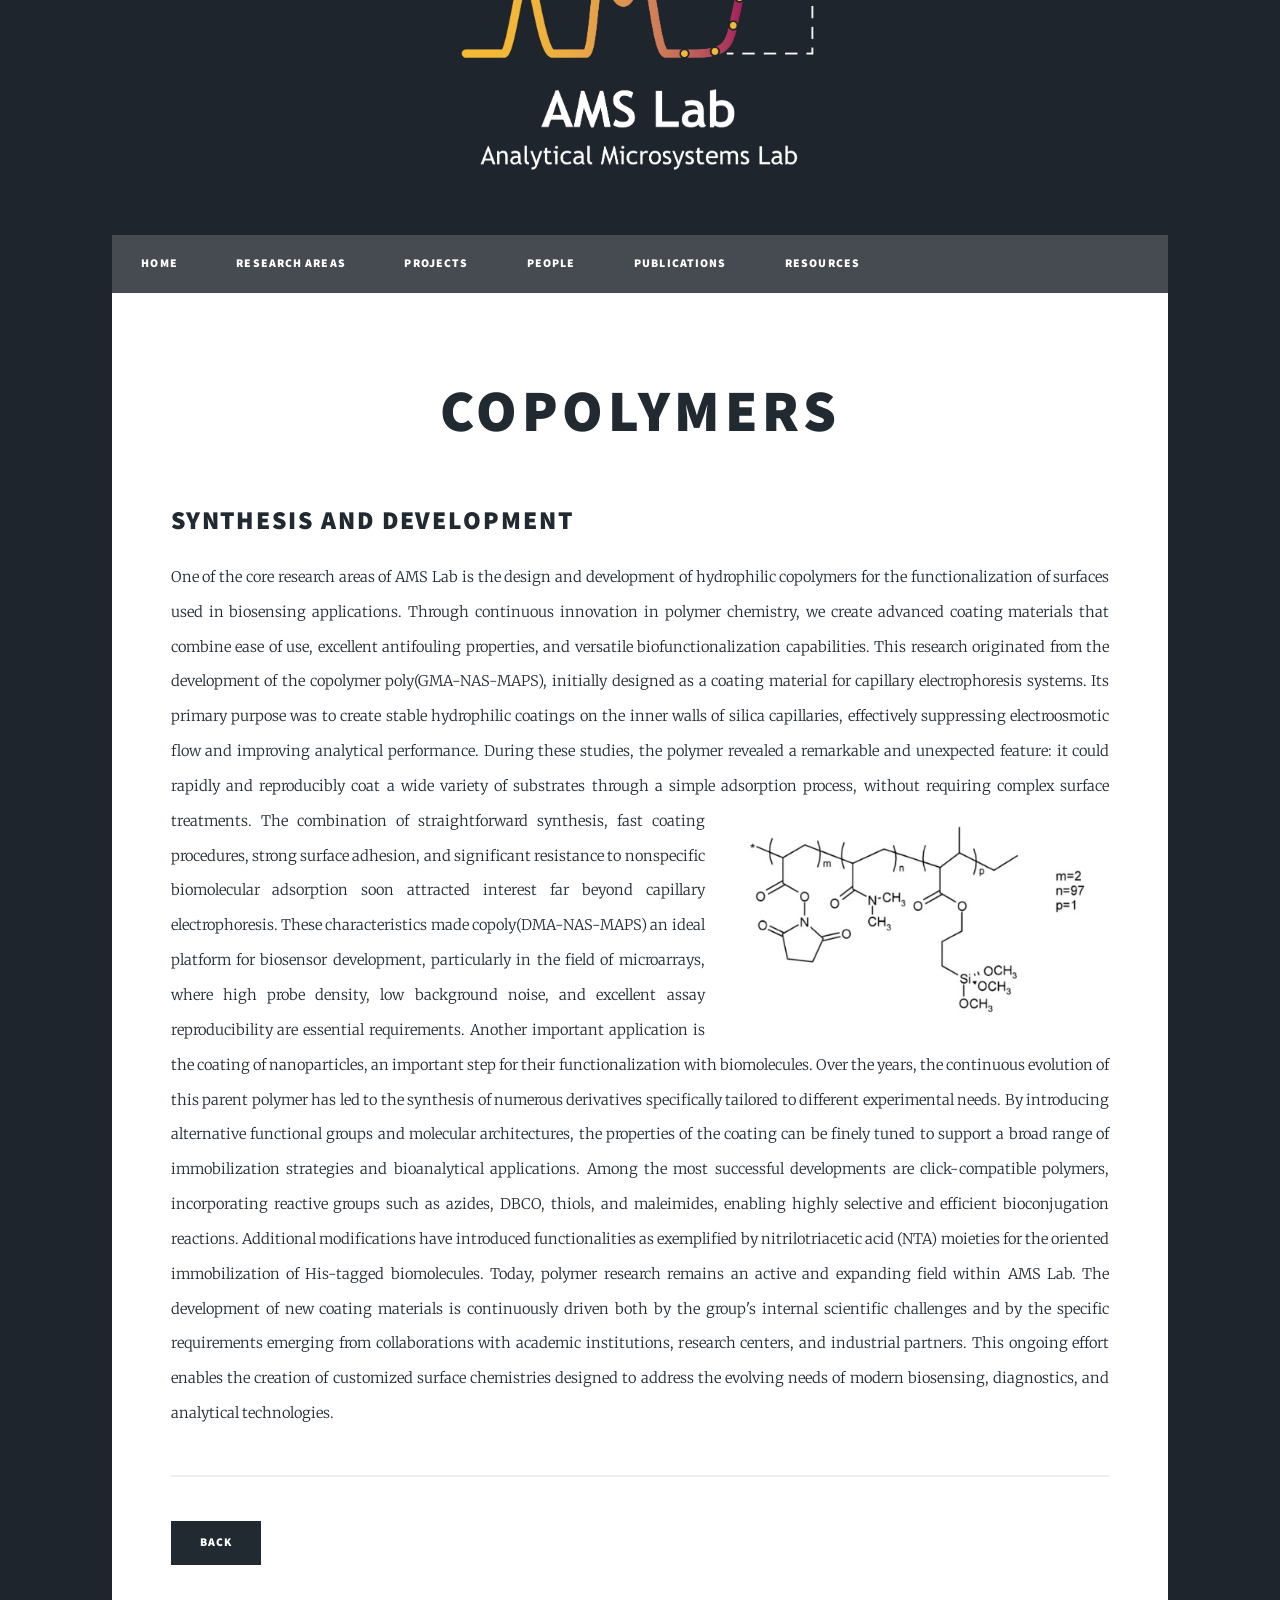
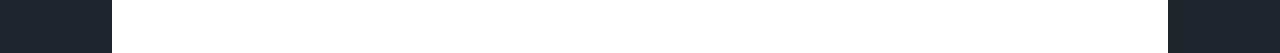
<file: copolymers.html>
<html>
	<head>
		<title>AMS Lab - Copolymer development</title>
		<meta charset="utf-8" />
		<meta name="viewport" content="width=device-width, initial-scale=1, user-scalable=no" />
		<link rel="stylesheet" href="assets/css/main.css" />
		<noscript><link rel="stylesheet" href="assets/css/noscript.css" /></noscript>
	</head>
	<body class="is-preload">

		<!-- Wrapper -->
			<div id="wrapper">

				<header id="header">
					 <img src="images/logo.png" alt="AMS Lab Logo"
         					style="max-height:220; width:auto;">
				</header>

				<!-- Nav -->
					<nav id="nav">
						<ul class="links">
							<li><a href="index.html">Home</a></li>
							<li><a href="research activities.html">Research Areas</a></li>
							<li><a href="projects.html">Projects</a></li>
							<li><a href="people.html">People</a></li>
							<li><a href="publications.html">Publications</a></li>
							<li><a href="resources.html">Resources</a></li>
						</ul>
					</nav>

				<!-- Main -->
					<div id="main">

						<!-- Post -->
							<section class="post">
								<header class="major">
									<h1>Copolymers</h1>

								</header>

								<!-- Text stuff -->
									<h2>Synthesis and development</h2>
									<p>One of the core research areas of AMS Lab is the design and development of hydrophilic copolymers for the functionalization of surfaces used in biosensing applications. Through continuous innovation in polymer chemistry, we create advanced coating materials that combine ease of use, excellent antifouling properties, and versatile biofunctionalization capabilities.
This research originated from the development of the copolymer poly(GMA-NAS-MAPS), initially designed as a coating material for capillary electrophoresis systems. Its primary purpose was to create stable hydrophilic coatings on the inner walls of silica capillaries, effectively suppressing electroosmotic flow and improving analytical performance. During these studies, the polymer revealed a remarkable and unexpected feature: it could rapidly and reproducibly coat a wide variety of substrates through a simple adsorption process, without requiring complex surface treatments.
<span class="image right"><img src="images/copolyDMANASMAPS.jpg" alt="" /></span>The combination of straightforward synthesis, fast coating procedures, strong surface adhesion, and significant resistance to nonspecific biomolecular adsorption soon attracted interest far beyond capillary electrophoresis. These characteristics made copoly(DMA-NAS-MAPS) an ideal platform for biosensor development, particularly in the field of microarrays, where high probe density, low background noise, and excellent assay reproducibility are essential requirements. Another important application is the coating of nanoparticles, an important step for their functionalization with biomolecules.
Over the years, the continuous evolution of this parent polymer has led to the synthesis of numerous derivatives specifically tailored to different experimental needs. By introducing alternative functional groups and molecular architectures, the properties of the coating can be finely tuned to support a broad range of immobilization strategies and bioanalytical applications.
Among the most successful developments are click-compatible polymers, incorporating reactive groups such as azides, DBCO, thiols, and maleimides, enabling highly selective and efficient bioconjugation reactions. Additional modifications have introduced functionalities as exemplified by nitrilotriacetic acid (NTA) moieties for the oriented immobilization of His-tagged biomolecules.
Today, polymer research remains an active and expanding field within AMS Lab. The development of new coating materials is continuously driven both by the group's internal scientific challenges and by the specific requirements emerging from collaborations with academic institutions, research centers, and industrial partners. This ongoing effort enables the creation of customized surface chemistries designed to address the evolving needs of modern biosensing, diagnostics, and analytical technologies.
</p>
									<hr />
									<ul class="actions">
										<li><a href="research activities.html" class="button primary">Back</a></li>
									</ul>
</file>
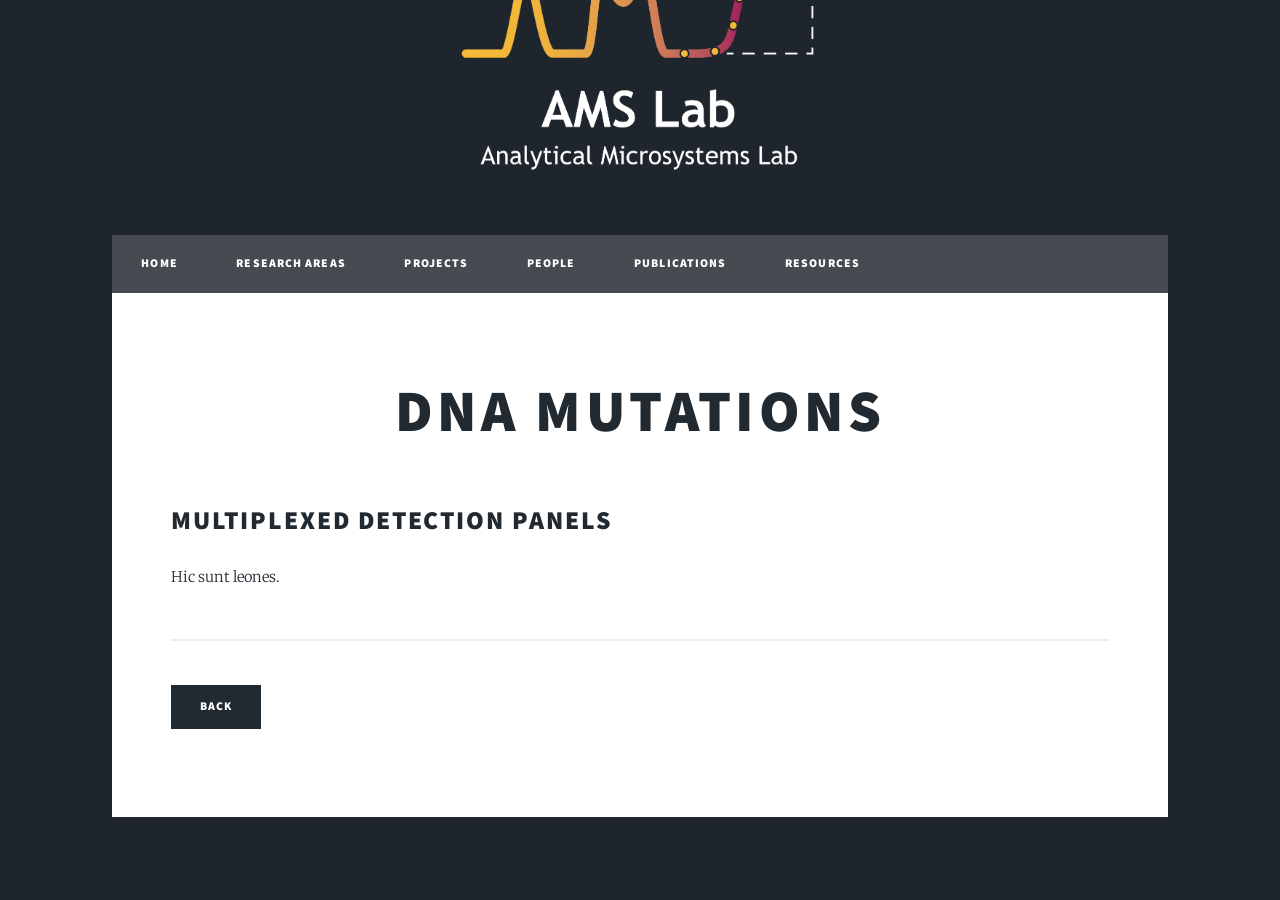
<file: dna mutations.html>
<html>
	<head>
		<title>AMS Lab - DNA mutations analysis</title>
		<meta charset="utf-8" />
		<meta name="viewport" content="width=device-width, initial-scale=1, user-scalable=no" />
		<link rel="stylesheet" href="assets/css/main.css" />
		<noscript><link rel="stylesheet" href="assets/css/noscript.css" /></noscript>
	</head>
	<body class="is-preload">

		<!-- Wrapper -->
			<div id="wrapper">

				<header id="header">
					 <img src="images/logo.png" alt="AMS Lab Logo"
         					style="max-height:220; width:auto;">
				</header>

				<!-- Nav -->
					<nav id="nav">
						<ul class="links">
							<li><a href="index.html">Home</a></li>
							<li><a href="research activities.html">Research Areas</a></li>
							<li><a href="projects.html">Projects</a></li>
							<li><a href="people.html">People</a></li>
							<li><a href="publications.html">Publications</a></li>
							<li><a href="resources.html">Resources</a></li>
						</ul>
					</nav>

				<!-- Main -->
					<div id="main">

						<!-- Post -->
							<section class="post">
								<header class="major">
									<h1>DNA MUTATIONS</h1>

								</header>

								<!-- Text stuff -->
									<h2>Multiplexed detection panels</h2>
									<p>Hic sunt leones.
</p>
									<hr />
									<ul class="actions">
										<li><a href="research activities.html" class="button primary">Back</a></li>
									</ul>
</file>
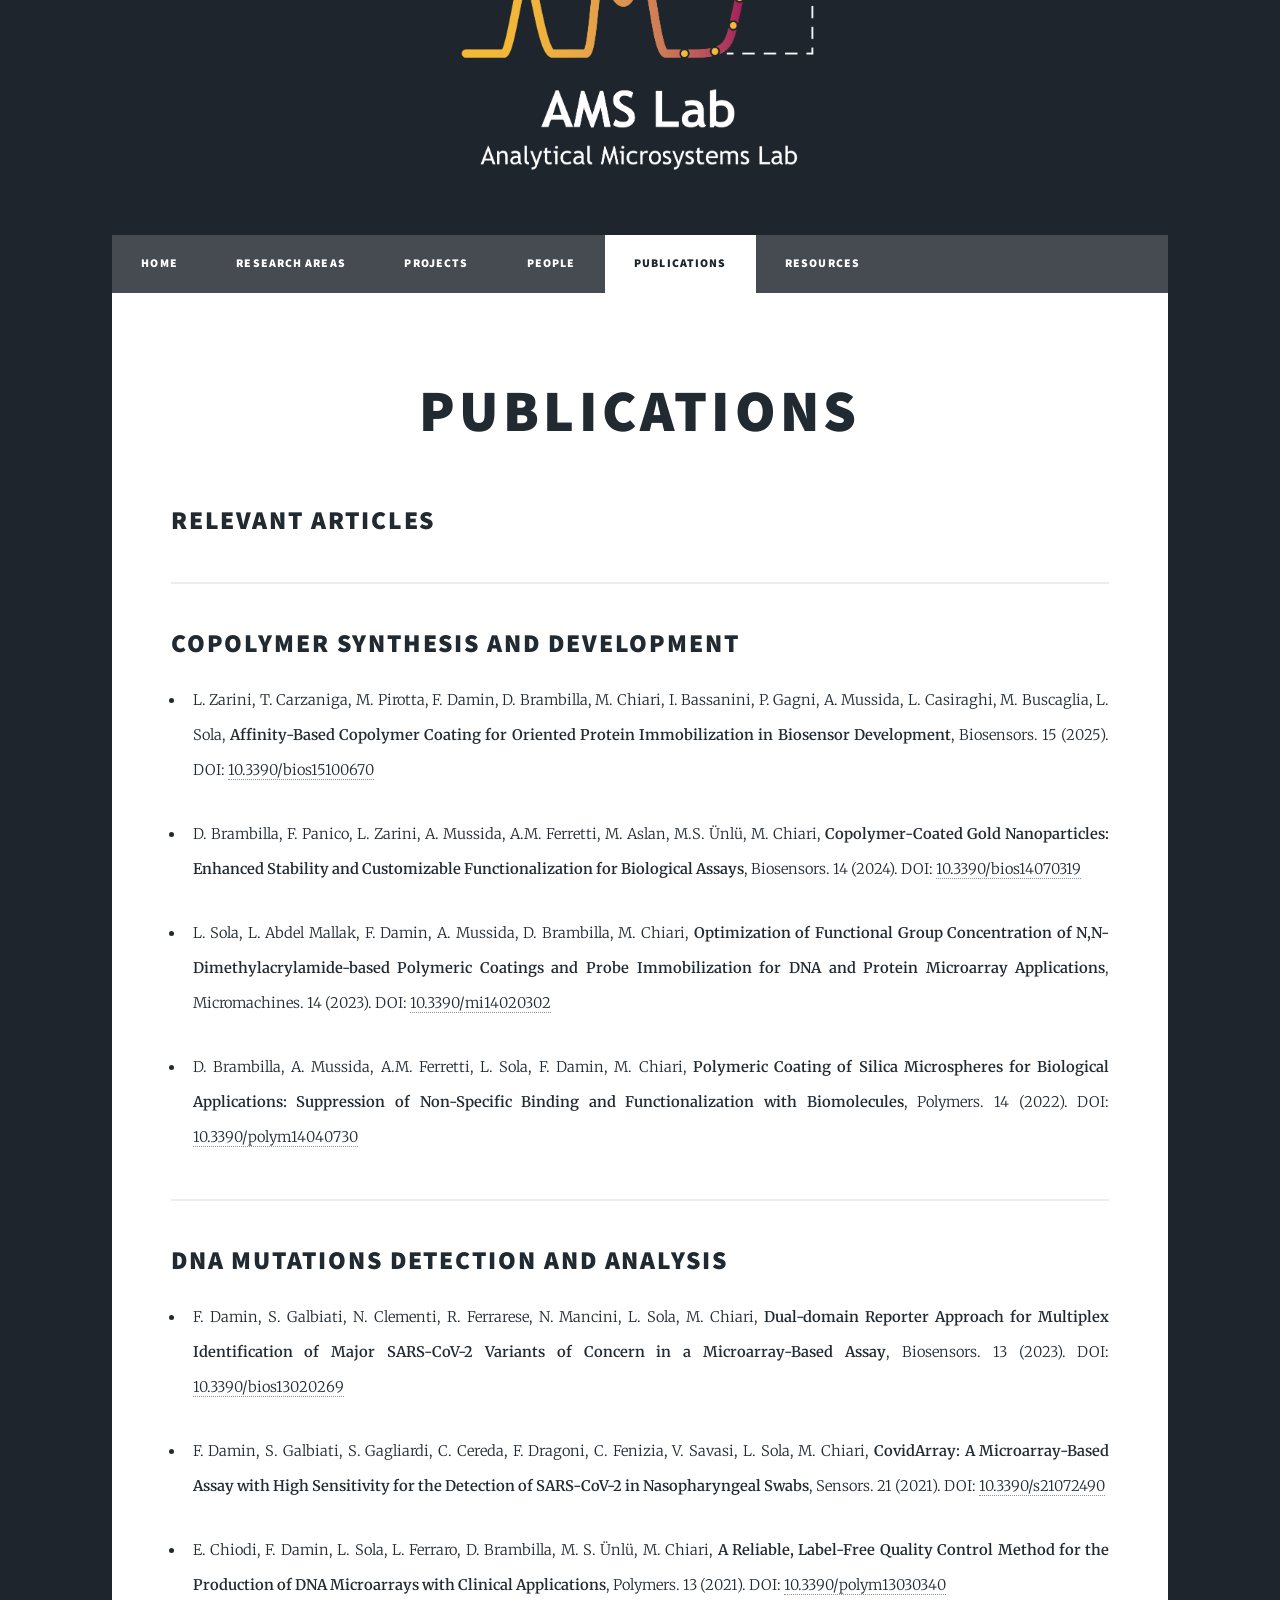
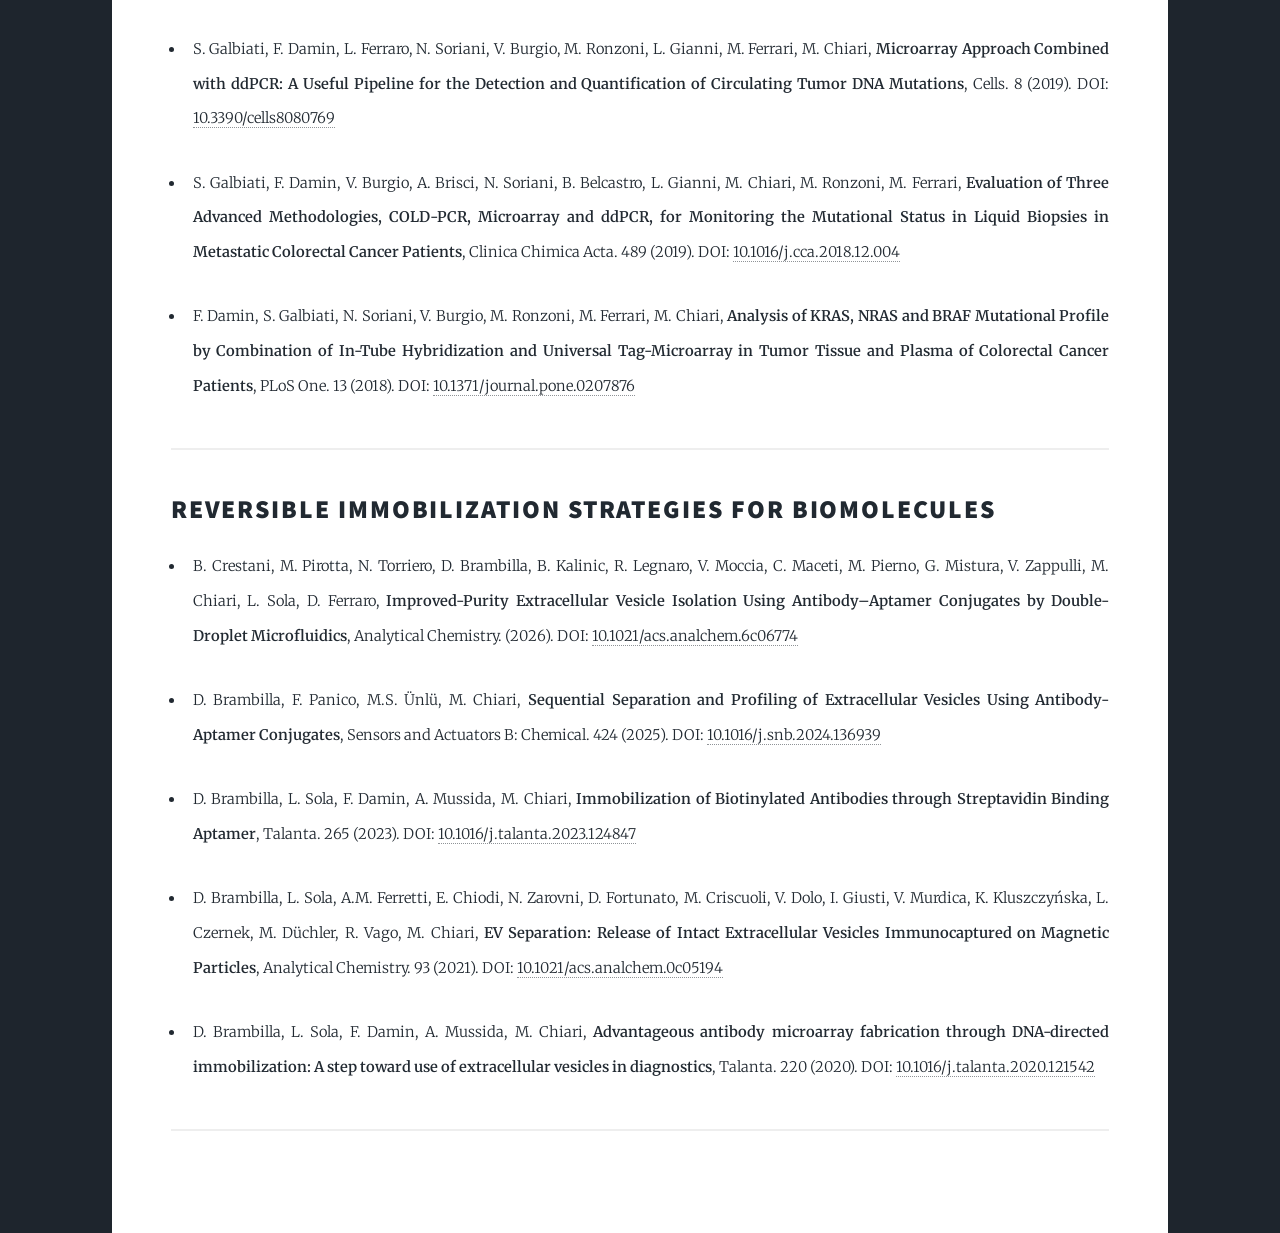
<file: publications.html>
<html>
	<head>
		<title>AMS Lab - Publications</title>
		<meta charset="utf-8" />
		<meta name="viewport" content="width=device-width, initial-scale=1, user-scalable=no" />
		<link rel="stylesheet" href="assets/css/main.css" />
		<noscript><link rel="stylesheet" href="assets/css/noscript.css" /></noscript>
	</head>
	<body class="is-preload">

		<!-- Wrapper -->
			<div id="wrapper">

				<header id="header">
					 <img src="images/logo.png" alt="AMS Lab Logo"
         					style="max-height:220; width:auto;">
				</header>

				<!-- Nav -->
					<nav id="nav">
						<ul class="links">
							<li><a href="index.html">Home</a></li>
							<li><a href="research activities.html">Research Areas</a></li>
							<li><a href="projects.html">Projects</a></li>
							<li><a href="people.html">People</a></li>
							<li class="active"><a href="publications.html">Publications</a></li>
							<li><a href="resources.html">Resources</a></li>
						</ul>
					</nav>

				<!-- Main -->
					<div id="main">

						<!-- Post -->
							<section class="post">
								<header class="major">
									<h1>Publications</h1>
								</header>

								<!-- Text stuff -->
									<h2>Relevant articles</h2>

<hr />

<h2>Copolymer synthesis and development</h2>

<ul>
<li>
<p>
L. Zarini, T. Carzaniga, M. Pirotta, F. Damin, D. Brambilla, M. Chiari, I. Bassanini, P. Gagni, A. Mussida, L. Casiraghi, M. Buscaglia, L. Sola,
<b>Affinity-Based Copolymer Coating for Oriented Protein Immobilization in Biosensor Development</b>,
Biosensors. 15 (2025). DOI:
<a href="https://doi.org/10.3390/bios15100670" target="_blank">
10.3390/bios15100670
</a>
</p>
</li>

<li>
<p>
D. Brambilla, F. Panico, L. Zarini, A. Mussida, A.M. Ferretti, M. Aslan, M.S. Ünlü, M. Chiari,
<b>Copolymer-Coated Gold Nanoparticles: Enhanced Stability and Customizable Functionalization for Biological Assays</b>,
Biosensors. 14 (2024). DOI:
<a href="https://doi.org/10.3390/bios14070319" target="_blank">
10.3390/bios14070319
</a>
</p>
</li>

<li>
<p>
L. Sola, L. Abdel Mallak, F. Damin, A. Mussida, D. Brambilla, M. Chiari,
<b>Optimization of Functional Group Concentration of N,N-Dimethylacrylamide-based Polymeric Coatings and Probe Immobilization for DNA and Protein Microarray Applications</b>,
Micromachines. 14 (2023). DOI:
<a href="https://doi.org/10.3390/mi14020302" target="_blank">
10.3390/mi14020302
</a>
</p>
</li>

<li>
<p>
D. Brambilla, A. Mussida, A.M. Ferretti, L. Sola, F. Damin, M. Chiari,
<b>Polymeric Coating of Silica Microspheres for Biological Applications: Suppression of Non-Specific Binding and Functionalization with Biomolecules</b>,
Polymers. 14 (2022). DOI:
<a href="https://doi.org/10.3390/polym14040730" target="_blank">
10.3390/polym14040730
</a>
</p>
</li>
</ul>
<hr />

<h2>DNA mutations detection and analysis</h2>

<ul>
<li>
<p>
F. Damin, S. Galbiati, N. Clementi, R. Ferrarese, N. Mancini, L. Sola, M. Chiari,
<b>Dual-domain Reporter Approach for Multiplex Identification of Major SARS-CoV-2 Variants of Concern in a Microarray-Based Assay</b>,
Biosensors. 13 (2023). DOI:
<a href="https://doi.org/10.3390/bios13020269" target="_blank">
10.3390/bios13020269
</a>
</p>
</li>

<li>
<p>
F. Damin, S. Galbiati, S. Gagliardi, C. Cereda, F. Dragoni, C. Fenizia, V. Savasi, L. Sola, M. Chiari,
<b>CovidArray: A Microarray-Based Assay with High Sensitivity for the Detection of SARS-CoV-2 in Nasopharyngeal Swabs</b>,
Sensors. 21 (2021). DOI:
<a href="https://doi.org/10.3390/s21072490" target="_blank">
10.3390/s21072490
</a>
</p>
</li>

<li>
<p>
E. Chiodi, F. Damin, L. Sola, L. Ferraro, D. Brambilla, M. S. Ünlü, M. Chiari,
<b>A Reliable, Label-Free Quality Control Method for the Production of DNA Microarrays with Clinical Applications</b>,
Polymers. 13 (2021). DOI:
<a href="https://doi.org/10.3390/polym13030340" target="_blank">
10.3390/polym13030340
</a>
</p>
</li>

<li>
<p>
S. Galbiati, F. Damin, L. Ferraro, N. Soriani, V. Burgio, M. Ronzoni, L. Gianni, M. Ferrari, M. Chiari,
<b>Microarray Approach Combined with ddPCR: A Useful Pipeline for the Detection and Quantification of Circulating Tumor DNA Mutations</b>,
Cells. 8 (2019). DOI:
<a href="https://doi.org/10.3390/cells8080769" target="_blank">
10.3390/cells8080769
</a>
</p>
</li>

<li>
<p>
S. Galbiati, F. Damin, V. Burgio, A. Brisci, N. Soriani, B. Belcastro, L. Gianni, M. Chiari, M. Ronzoni, M. Ferrari,
<b>Evaluation of Three Advanced Methodologies, COLD-PCR, Microarray and ddPCR, for Monitoring the Mutational Status in Liquid Biopsies in Metastatic Colorectal Cancer Patients</b>,
Clinica Chimica Acta. 489 (2019). DOI:
<a href="https://doi.org/10.1016/j.cca.2018.12.004" target="_blank">
10.1016/j.cca.2018.12.004
</a>
</p>
</li>

<li>
<p>
F. Damin, S. Galbiati, N. Soriani, V. Burgio, M. Ronzoni, M. Ferrari, M. Chiari,
<b>Analysis of KRAS, NRAS and BRAF Mutational Profile by Combination of In-Tube Hybridization and Universal Tag-Microarray in Tumor Tissue and Plasma of Colorectal Cancer Patients</b>,
PLoS One. 13 (2018). DOI:
<a href="https://doi.org/10.1371/journal.pone.0207876" target="_blank">
10.1371/journal.pone.0207876
</a>
</p>
</li>
</ul>
<hr />

<h2>Reversible immobilization strategies for biomolecules</h2>

<ul>
<li>
<p>
B. Crestani, M. Pirotta, N. Torriero, D. Brambilla, B. Kalinic, R. Legnaro, V. Moccia, C. Maceti, M. Pierno, G. Mistura, V. Zappulli, M. Chiari, L. Sola, D. Ferraro,
<b>Improved-Purity Extracellular Vesicle Isolation Using Antibody–Aptamer Conjugates by Double-Droplet Microfluidics</b>,
Analytical Chemistry. (2026). DOI:
<a href="https://doi.org/10.1021/acs.analchem.6c06774" target="_blank">
10.1021/acs.analchem.6c06774
</a>
</p>
</li>


<li>
<p>
D. Brambilla, F. Panico, M.S. Ünlü, M. Chiari,
<b>Sequential Separation and Profiling of Extracellular Vesicles Using Antibody-Aptamer Conjugates</b>,
Sensors and Actuators B: Chemical. 424 (2025). DOI:
<a href="https://doi.org/10.1016/j.snb.2024.136939" target="_blank">
10.1016/j.snb.2024.136939
</a>
</p>
</li>

<li>
<p>
D. Brambilla, L. Sola, F. Damin, A. Mussida, M. Chiari,
<b>Immobilization of Biotinylated Antibodies through Streptavidin Binding Aptamer</b>,
Talanta. 265 (2023). DOI:
<a href="https://doi.org/10.1016/j.talanta.2023.124847" target="_blank">
10.1016/j.talanta.2023.124847
</a>
</p>
</li>

<li>
<p>
D. Brambilla, L. Sola, A.M. Ferretti, E. Chiodi, N. Zarovni, D. Fortunato, M. Criscuoli, V. Dolo, I. Giusti, V. Murdica, K. Kluszczyńska, L. Czernek, M. Düchler, R. Vago, M. Chiari,
<b>EV Separation: Release of Intact Extracellular Vesicles Immunocaptured on Magnetic Particles</b>,
Analytical Chemistry. 93 (2021). DOI:
<a href="https://doi.org/10.1021/acs.analchem.0c05194" target="_blank">
10.1021/acs.analchem.0c05194
</a>
</p>
</li>

<li>
<p>
D. Brambilla, L. Sola, F. Damin, A. Mussida, M. Chiari,
<b>Advantageous antibody microarray fabrication through DNA-directed immobilization: A step toward use of extracellular vesicles in diagnostics</b>,
Talanta. 220 (2020). DOI:
<a href="https://doi.org/10.1016/j.talanta.2020.121542" target="_blank">
10.1016/j.talanta.2020.121542
</a>
</p>
</li>
</ul>
<hr />
</file>
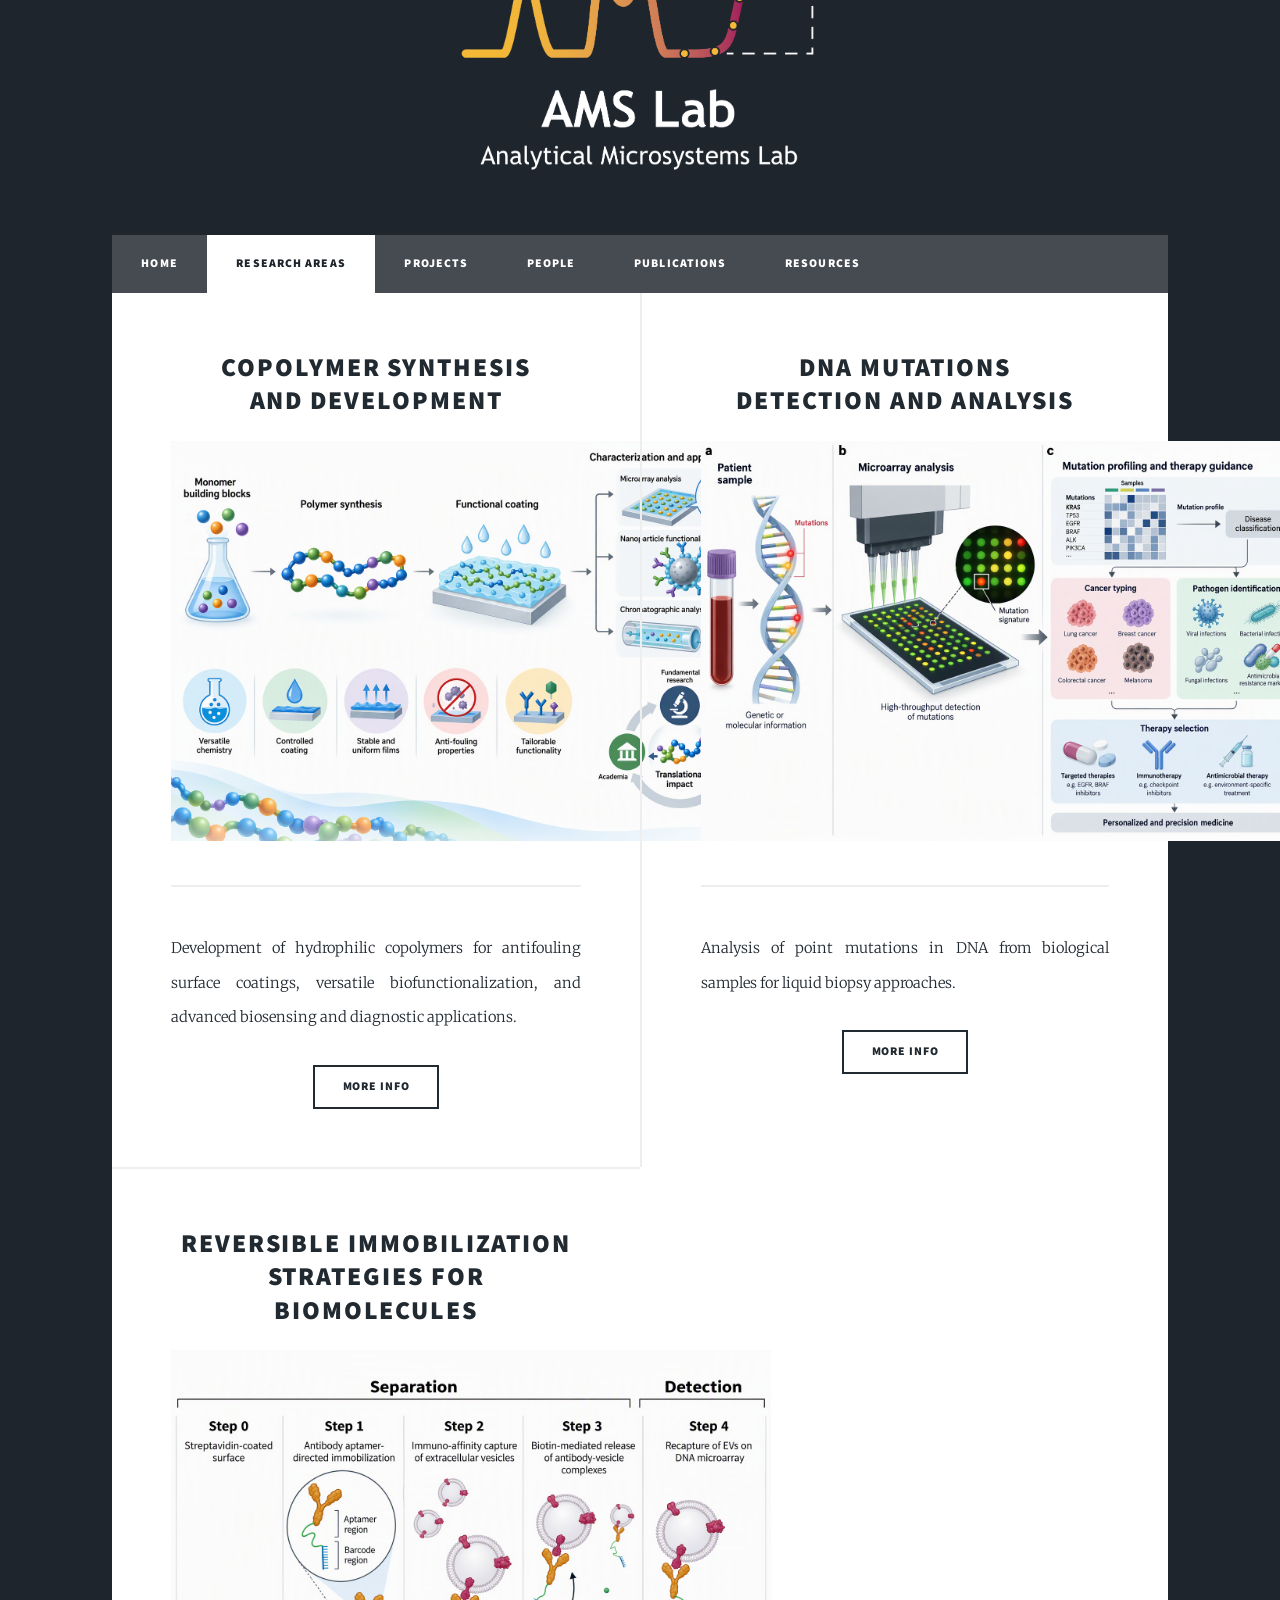
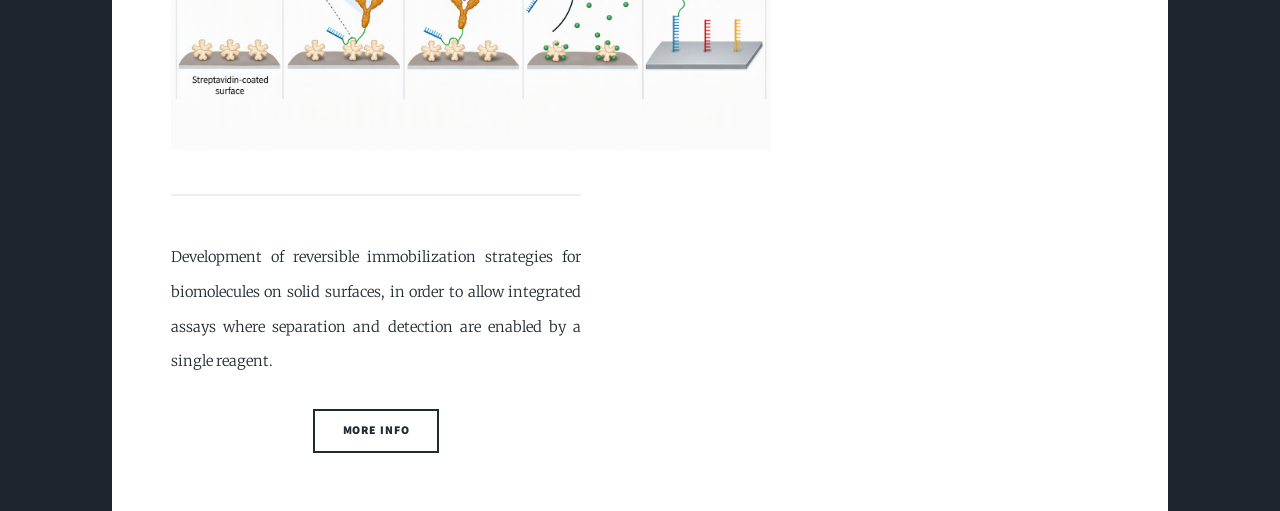
<file: research activities.html>
<html>
	<head>
		<title>AMS Lab - Research Areas</title>
		<meta charset="utf-8" />
		<meta name="viewport" content="width=device-width, initial-scale=1, user-scalable=no" />
		<link rel="stylesheet" href="assets/css/main.css" />
		<noscript><link rel="stylesheet" href="assets/css/noscript.css" /></noscript>
	</head>
	<body class="is-preload">

		<!-- Wrapper -->
			<div id="wrapper">

				<header id="header">
					 <img src="images/logo.png" alt="AMS Lab Logo"
         					style="max-height:220; width:auto;">
				</header>

				<!-- Nav -->
					<nav id="nav">
						<ul class="links">
							<li><a href="index.html">Home</a></li>
							<li class="active"><a href="research activities.html">Research Areas</a></li>
							<li><a href="projects.html">Projects</a></li>
							<li><a href="people.html">People</a></li>
							<li><a href="publications.html">Publications</a></li>
							<li><a href="resources.html">Resources</a></li>
						</ul>
					</nav>

				<!-- Main -->
					<div id="main">

					<!-- Featured Post -->
						<!-- Posts -->
							<section class="posts">
								<article>
									<header>
										<h2><a href="#">Copolymer synthesis<br />
										and development</a></h2>
									</header>
									<img src="images/copolymer.png" alt="" style="max-height:400; width:auto;"/>
										<hr />
									<p>Development of hydrophilic copolymers for antifouling surface coatings, versatile biofunctionalization, and advanced biosensing and diagnostic applications.</p>
									<ul class="actions special">
										<li><a href="copolymers.html" class="button">More Info</a></li>
									</ul>
								</article>
								<article>
									<header>
										<h2><a href="#">DNA mutations<br />
										detection and analysis</a></h2>
									</header>
									<img src="images/dna mutations.png" alt="" style="max-height:400; width:auto;"/>
										<hr />
									<p>Analysis of point mutations in DNA from biological samples for liquid biopsy approaches.</p>
									<ul class="actions special">
										<li><a href="dna mutations.html" class="button">More Info</a></li>
									</ul>
								</article>
								<article>
									<header>
										<h2><a href="#">Reversible immobilization<br />
										strategies for biomolecules</a></h2>
									</header>
									<img src="images/Immobilizzazione reversibile.png" alt="" style="max-height:400; width:auto;"/>
										<hr />
									<p>Development of reversible immobilization strategies for biomolecules on solid surfaces, in order to allow integrated assays where separation and detection are enabled by a single reagent.</p>
									<ul class="actions special">
										<li><a href="reversible immobilization.html" class="button">More Info</a></li>
									</ul>
								</article>
</file>
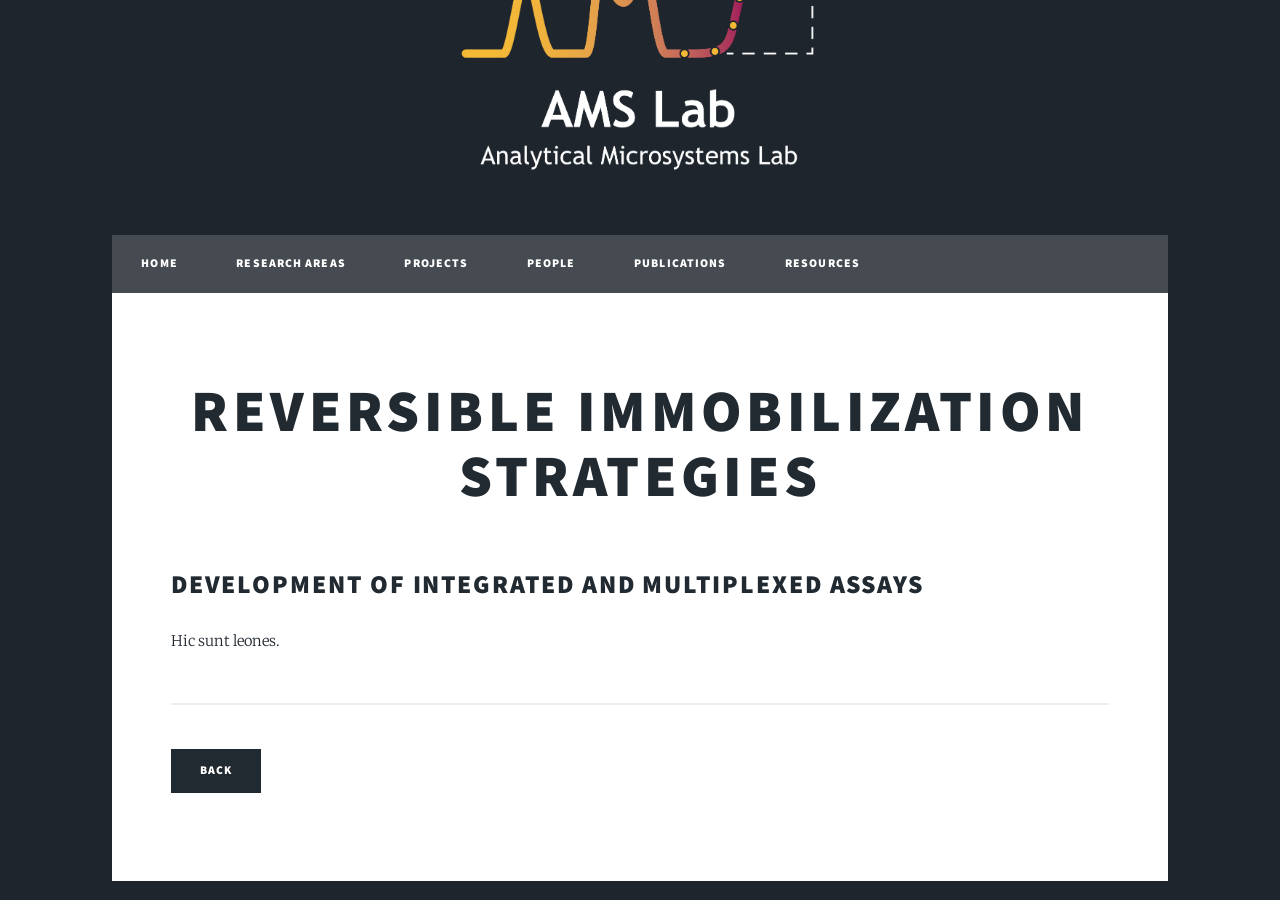
<file: reversible immobilization.html>
<html>
	<head>
		<title>AMS Lab - Reversible immobilization strategies</title>
		<meta charset="utf-8" />
		<meta name="viewport" content="width=device-width, initial-scale=1, user-scalable=no" />
		<link rel="stylesheet" href="assets/css/main.css" />
		<noscript><link rel="stylesheet" href="assets/css/noscript.css" /></noscript>
	</head>
	<body class="is-preload">

		<!-- Wrapper -->
			<div id="wrapper">

				<header id="header">
					 <img src="images/logo.png" alt="AMS Lab Logo"
         					style="max-height:220; width:auto;">
				</header>

				<!-- Nav -->
					<nav id="nav">
						<ul class="links">
							<li><a href="index.html">Home</a></li>
							<li><a href="research activities.html">Research Areas</a></li>
							<li><a href="projects.html">Projects</a></li>
							<li><a href="people.html">People</a></li>
							<li><a href="publications.html">Publications</a></li>
							<li><a href="resources.html">Resources</a></li>
						</ul>
					</nav>

				<!-- Main -->
					<div id="main">

						<!-- Post -->
							<section class="post">
								<header class="major">
									<h1>REVERSIBLE IMMOBILIZATION STRATEGIES</h1>

								</header>

								<!-- Text stuff -->
									<h2>development of integrated and multiplexed assays</h2>
									<p>Hic sunt leones.
</p>
									<hr />
									<ul class="actions">
										<li><a href="research activities.html" class="button primary">Back</a></li>
									</ul>
</file>
<file: assets/css/main.css>
@import url(fontawesome-all.min.css);
@import url("https://fonts.googleapis.com/css?family=Merriweather:300,700,300italic,700italic|Source+Sans+Pro:900");

/*
	Massively by HTML5 UP
	html5up.net | @ajlkn
	Free for personal and commercial use under the CCA 3.0 license (html5up.net/license)
*/

html, body, div, span, applet, object,
iframe, h1, h2, h3, h4, h5, h6, p, blockquote,
pre, a, abbr, acronym, address, big, cite,
code, del, dfn, em, img, ins, kbd, q, s, samp,
small, strike, strong, sub, sup, tt, var, b,
u, i, center, dl, dt, dd, ol, ul, li, fieldset,
form, label, legend, table, caption, tbody,
tfoot, thead, tr, th, td, article, aside,
canvas, details, embed, figure, figcaption,
footer, header, hgroup, menu, nav, output, ruby,
section, summary, time, mark, audio, video {
	margin: 0;
	padding: 0;
	border: 0;
	font-size: 100%;
	font: inherit;
	vertical-align: baseline;}

article, aside, details, figcaption, figure,
footer, header, hgroup, menu, nav, section {
	display: block;}

body {
	line-height: 1;
}

ol, ul {
	list-style: none;
}

blockquote, q {
	quotes: none;
}

	blockquote:before, blockquote:after, q:before, q:after {
		content: '';
		content: none;
	}

table {
	border-collapse: collapse;
	border-spacing: 0;
}

body {
	-webkit-text-size-adjust: none;
}

mark {
	background-color: transparent;
	color: inherit;
}

input::-moz-focus-inner {
	border: 0;
	padding: 0;
}

input, select, textarea {
	-moz-appearance: none;
	-webkit-appearance: none;
	-ms-appearance: none;
	appearance: none;
}

/* Basic */

	@-ms-viewport {
		width: device-width;
	}

	body {
		-ms-overflow-style: scrollbar;
	}

	@media screen and (max-width: 480px) {

		html, body {
			min-width: 320px;
		}

	}

	html {
		box-sizing: border-box;
	}

	*, *:before, *:after {
		box-sizing: inherit;
	}

	body {
		background-color: #1e252d;
	}

		body.is-preload *, body.is-preload *:before, body.is-preload *:after {
			-moz-animation: none !important;
			-webkit-animation: none !important;
			-ms-animation: none !important;
			animation: none !important;
			-moz-transition: none !important;
			-webkit-transition: none !important;
			-ms-transition: none !important;
			transition: none !important;
		}

/* Type */

	html {
		font-size: 16pt;
	}

		@media screen and (max-width: 1680px) {

			html {
				font-size: 12pt;
			}

		}

		@media screen and (max-width: 1280px) {

			html {
				font-size: 11pt;
			}

		}

		@media screen and (max-width: 360px) {

			html {
				font-size: 10pt;
			}

		}

	body {
		color: #212931;
	}

	body, input, select, textarea {
		font-family: "Merriweather", Georgia, serif;
		font-weight: 300;
		font-size: 1rem;
		line-height: 2.375;
	}

	a {
		-moz-transition: color 0.2s ease-in-out, background-color 0.2s ease-in-out, border-color 0.2s ease-in-out, box-shadow 0.2s ease-in-out;
		-webkit-transition: color 0.2s ease-in-out, background-color 0.2s ease-in-out, border-color 0.2s ease-in-out, box-shadow 0.2s ease-in-out;
		-ms-transition: color 0.2s ease-in-out, background-color 0.2s ease-in-out, border-color 0.2s ease-in-out, box-shadow 0.2s ease-in-out;
		transition: color 0.2s ease-in-out, background-color 0.2s ease-in-out, border-color 0.2s ease-in-out, box-shadow 0.2s ease-in-out;
		border-bottom: dotted 1px;
		text-decoration: none;
	}

		a:hover {
			border-bottom-color: transparent;
		}

	strong, b {
		font-weight: 600;
	}

	em, i {
		font-style: italic;
	}

	p {
		text-align: justify;
		margin: 0 0 2rem 0;
	}

	h1, h2, h3, h4, h5, h6 {
		font-family: "Source Sans Pro", Helvetica, sans-serif;
		font-weight: 900;
		line-height: 1.5;
		letter-spacing: 0.075em;
		text-transform: uppercase;
		margin: 0 0 1rem 0;
	}

		h1 a, h2 a, h3 a, h4 a, h5 a, h6 a {
			border-bottom: 0;
			color: inherit;
			text-decoration: none;
		}

	h1 {
		font-size: 4rem;
		line-height: 1.1;
		margin: 0 0 2rem 0;
	}

	h2 {
		font-size: 1.75rem;
		line-height: 1.3;
		margin: 0 0 1.5rem 0;
	}

	h3 {
		font-size: 1.25rem;
		margin: 0 0 1.5rem 0;
	}

	h4 {
		font-size: 1rem;
	}

	h5 {
		font-size: 0.9rem;
	}

	h6 {
		font-size: 0.8rem;
	}

	sub {
		font-size: 0.8rem;
		position: relative;
		top: 0.5rem;
	}

	sup {
		font-size: 0.8rem;
		position: relative;
		top: -0.5rem;
	}

	blockquote {
		border-left: solid 4px;
		font-style: italic;
		margin: 0 0 2rem 0;
		padding: 0.5rem 0 0.5rem 2rem;
	}

	code {
		border: solid 2px;
		font-family: "Courier New", monospace;
		font-size: 0.9rem;
		margin: 0 0.25rem;
		padding: 0.25rem 0.65rem;
	}

	pre {
		-webkit-overflow-scrolling: touch;
		font-family: "Courier New", monospace;
		font-size: 0.9rem;
		margin: 0 0 2rem 0;
	}

		pre code {
			display: block;
			line-height: 1.75;
			padding: 1rem 1.5rem;
			overflow-x: auto;
		}

	hr {
		border: 0;
		border-bottom: solid 2px;
		margin: 3rem 0;
	}

		hr.major {
			margin: 5rem 0;
		}

	.align-left {
		text-align: left;
	}

	.align-center {
		text-align: center;
	}

	.align-right {
		text-align: right;
	}

	input, select, textarea {
		color: #212931;
	}

	a {
		color: #212931;
		border-bottom-color: rgba(33, 41, 49, 0.5);
	}

		a:hover {
			border-bottom-color: transparent;
			color: #18bfef !important;
		}

	strong, b {
		color: #212931;
	}

	h1, h2, h3, h4, h5, h6 {
		color: #212931;
	}

	blockquote {
		border-left-color: #eeeeee;
	}

	code {
		background: rgba(220, 220, 220, 0.25);
		border-color: #eeeeee;
	}

	hr {
		border-bottom-color: #eeeeee;
	}

/* Row */

	.row {
		display: flex;
		flex-wrap: wrap;
		box-sizing: border-box;
		align-items: stretch;
	}

		.row > * {
			box-sizing: border-box;
		}

		.row.gtr-uniform > * > :last-child {
			margin-bottom: 0;
		}

		.row.aln-left {
			justify-content: flex-start;
		}

		.row.aln-center {
			justify-content: center;
		}

		.row.aln-right {
			justify-content: flex-end;
		}

		.row.aln-top {
			align-items: flex-start;
		}

		.row.aln-middle {
			align-items: center;
		}

		.row.aln-bottom {
			align-items: flex-end;
		}

		.row > .imp {
			order: -1;
		}

		.row > .col-1 {
			width: 8.33333%;
		}

		.row > .off-1 {
			margin-left: 8.33333%;
		}

		.row > .col-2 {
			width: 16.66667%;
		}

		.row > .off-2 {
			margin-left: 16.66667%;
		}

		.row > .col-3 {
			width: 25%;
		}

		.row > .off-3 {
			margin-left: 25%;
		}

		.row > .col-4 {
			width: 33.33333%;
		}

		.row > .off-4 {
			margin-left: 33.33333%;
		}

		.row > .col-5 {
			width: 41.66667%;
		}

		.row > .off-5 {
			margin-left: 41.66667%;
		}

		.row > .col-6 {
			width: 50%;
		}

		.row > .off-6 {
			margin-left: 50%;
		}

		.row > .col-7 {
			width: 58.33333%;
		}

		.row > .off-7 {
			margin-left: 58.33333%;
		}

		.row > .col-8 {
			width: 66.66667%;
		}

		.row > .off-8 {
			margin-left: 66.66667%;
		}

		.row > .col-9 {
			width: 75%;
		}

		.row > .off-9 {
			margin-left: 75%;
		}

		.row > .col-10 {
			width: 83.33333%;
		}

		.row > .off-10 {
			margin-left: 83.33333%;
		}

		.row > .col-11 {
			width: 91.66667%;
		}

		.row > .off-11 {
			margin-left: 91.66667%;
		}

		.row > .col-12 {
			width: 100%;
		}

		.row > .off-12 {
			margin-left: 100%;
		}

		.row.gtr-0 {
			margin-top: 0;
			margin-left: 0rem;
		}

			.row.gtr-0 > * {
				padding: 0 0 0 0rem;
			}

			.row.gtr-0.gtr-uniform {
				margin-top: 0rem;
			}

				.row.gtr-0.gtr-uniform > * {
					padding-top: 0rem;
				}

		.row.gtr-25 {
			margin-top: 0;
			margin-left: -0.375rem;
		}

			.row.gtr-25 > * {
				padding: 0 0 0 0.375rem;
			}

			.row.gtr-25.gtr-uniform {
				margin-top: -0.375rem;
			}

				.row.gtr-25.gtr-uniform > * {
					padding-top: 0.375rem;
				}

		.row.gtr-50 {
			margin-top: 0;
			margin-left: -0.75rem;
		}

			.row.gtr-50 > * {
				padding: 0 0 0 0.75rem;
			}

			.row.gtr-50.gtr-uniform {
				margin-top: -0.75rem;
			}

				.row.gtr-50.gtr-uniform > * {
					padding-top: 0.75rem;
				}

		.row {
			margin-top: 0;
			margin-left: -1.5rem;
		}

			.row > * {
				padding: 0 0 0 1.5rem;
			}

			.row.gtr-uniform {
				margin-top: -1.5rem;
			}

				.row.gtr-uniform > * {
					padding-top: 1.5rem;
				}

		.row.gtr-150 {
			margin-top: 0;
			margin-left: -2.25rem;
		}

			.row.gtr-150 > * {
				padding: 0 0 0 2.25rem;
			}

			.row.gtr-150.gtr-uniform {
				margin-top: -2.25rem;
			}

				.row.gtr-150.gtr-uniform > * {
					padding-top: 2.25rem;
				}

		.row.gtr-200 {
			margin-top: 0;
			margin-left: -3rem;
		}

			.row.gtr-200 > * {
				padding: 0 0 0 3rem;
			}

			.row.gtr-200.gtr-uniform {
				margin-top: -3rem;
			}

				.row.gtr-200.gtr-uniform > * {
					padding-top: 3rem;
				}

		@media screen and (max-width: 1680px) {

			.row {
				display: flex;
				flex-wrap: wrap;
				box-sizing: border-box;
				align-items: stretch;
			}

				.row > * {
					box-sizing: border-box;
				}

				.row.gtr-uniform > * > :last-child {
					margin-bottom: 0;
				}

				.row.aln-left {
					justify-content: flex-start;
				}

				.row.aln-center {
					justify-content: center;
				}

				.row.aln-right {
					justify-content: flex-end;
				}

				.row.aln-top {
					align-items: flex-start;
				}

				.row.aln-middle {
					align-items: center;
				}

				.row.aln-bottom {
					align-items: flex-end;
				}

				.row > .imp-xlarge {
					order: -1;
				}

				.row > .col-1-xlarge {
					width: 8.33333%;
				}

				.row > .off-1-xlarge {
					margin-left: 8.33333%;
				}

				.row > .col-2-xlarge {
					width: 16.66667%;
				}

				.row > .off-2-xlarge {
					margin-left: 16.66667%;
				}

				.row > .col-3-xlarge {
					width: 25%;
				}

				.row > .off-3-xlarge {
					margin-left: 25%;
				}

				.row > .col-4-xlarge {
					width: 33.33333%;
				}

				.row > .off-4-xlarge {
					margin-left: 33.33333%;
				}

				.row > .col-5-xlarge {
					width: 41.66667%;
				}

				.row > .off-5-xlarge {
					margin-left: 41.66667%;
				}

				.row > .col-6-xlarge {
					width: 50%;
				}

				.row > .off-6-xlarge {
					margin-left: 50%;
				}

				.row > .col-7-xlarge {
					width: 58.33333%;
				}

				.row > .off-7-xlarge {
					margin-left: 58.33333%;
				}

				.row > .col-8-xlarge {
					width: 66.66667%;
				}

				.row > .off-8-xlarge {
					margin-left: 66.66667%;
				}

				.row > .col-9-xlarge {
					width: 75%;
				}

				.row > .off-9-xlarge {
					margin-left: 75%;
				}

				.row > .col-10-xlarge {
					width: 83.33333%;
				}

				.row > .off-10-xlarge {
					margin-left: 83.33333%;
				}

				.row > .col-11-xlarge {
					width: 91.66667%;
				}

				.row > .off-11-xlarge {
					margin-left: 91.66667%;
				}

				.row > .col-12-xlarge {
					width: 100%;
				}

				.row > .off-12-xlarge {
					margin-left: 100%;
				}

				.row.gtr-0 {
					margin-top: 0;
					margin-left: 0rem;
				}

					.row.gtr-0 > * {
						padding: 0 0 0 0rem;
					}

					.row.gtr-0.gtr-uniform {
						margin-top: 0rem;
					}

						.row.gtr-0.gtr-uniform > * {
							padding-top: 0rem;
						}

				.row.gtr-25 {
					margin-top: 0;
					margin-left: -0.375rem;
				}

					.row.gtr-25 > * {
						padding: 0 0 0 0.375rem;
					}

					.row.gtr-25.gtr-uniform {
						margin-top: -0.375rem;
					}

						.row.gtr-25.gtr-uniform > * {
							padding-top: 0.375rem;
						}

				.row.gtr-50 {
					margin-top: 0;
					margin-left: -0.75rem;
				}

					.row.gtr-50 > * {
						padding: 0 0 0 0.75rem;
					}

					.row.gtr-50.gtr-uniform {
						margin-top: -0.75rem;
					}

						.row.gtr-50.gtr-uniform > * {
							padding-top: 0.75rem;
						}

				.row {
					margin-top: 0;
					margin-left: -1.5rem;
				}

					.row > * {
						padding: 0 0 0 1.5rem;
					}

					.row.gtr-uniform {
						margin-top: -1.5rem;
					}

						.row.gtr-uniform > * {
							padding-top: 1.5rem;
						}

				.row.gtr-150 {
					margin-top: 0;
					margin-left: -2.25rem;
				}

					.row.gtr-150 > * {
						padding: 0 0 0 2.25rem;
					}

					.row.gtr-150.gtr-uniform {
						margin-top: -2.25rem;
					}

						.row.gtr-150.gtr-uniform > * {
							padding-top: 2.25rem;
						}

				.row.gtr-200 {
					margin-top: 0;
					margin-left: -3rem;
				}

					.row.gtr-200 > * {
						padding: 0 0 0 3rem;
					}

					.row.gtr-200.gtr-uniform {
						margin-top: -3rem;
					}

						.row.gtr-200.gtr-uniform > * {
							padding-top: 3rem;
						}

		}

		@media screen and (max-width: 1280px) {

			.row {
				display: flex;
				flex-wrap: wrap;
				box-sizing: border-box;
				align-items: stretch;
			}

				.row > * {
					box-sizing: border-box;
				}

				.row.gtr-uniform > * > :last-child {
					margin-bottom: 0;
				}

				.row.aln-left {
					justify-content: flex-start;
				}

				.row.aln-center {
					justify-content: center;
				}

				.row.aln-right {
					justify-content: flex-end;
				}

				.row.aln-top {
					align-items: flex-start;
				}

				.row.aln-middle {
					align-items: center;
				}

				.row.aln-bottom {
					align-items: flex-end;
				}

				.row > .imp-large {
					order: -1;
				}

				.row > .col-1-large {
					width: 8.33333%;
				}

				.row > .off-1-large {
					margin-left: 8.33333%;
				}

				.row > .col-2-large {
					width: 16.66667%;
				}

				.row > .off-2-large {
					margin-left: 16.66667%;
				}

				.row > .col-3-large {
					width: 25%;
				}

				.row > .off-3-large {
					margin-left: 25%;
				}

				.row > .col-4-large {
					width: 33.33333%;
				}

				.row > .off-4-large {
					margin-left: 33.33333%;
				}

				.row > .col-5-large {
					width: 41.66667%;
				}

				.row > .off-5-large {
					margin-left: 41.66667%;
				}

				.row > .col-6-large {
					width: 50%;
				}

				.row > .off-6-large {
					margin-left: 50%;
				}

				.row > .col-7-large {
					width: 58.33333%;
				}

				.row > .off-7-large {
					margin-left: 58.33333%;
				}

				.row > .col-8-large {
					width: 66.66667%;
				}

				.row > .off-8-large {
					margin-left: 66.66667%;
				}

				.row > .col-9-large {
					width: 75%;
				}

				.row > .off-9-large {
					margin-left: 75%;
				}

				.row > .col-10-large {
					width: 83.33333%;
				}

				.row > .off-10-large {
					margin-left: 83.33333%;
				}

				.row > .col-11-large {
					width: 91.66667%;
				}

				.row > .off-11-large {
					margin-left: 91.66667%;
				}

				.row > .col-12-large {
					width: 100%;
				}

				.row > .off-12-large {
					margin-left: 100%;
				}

				.row.gtr-0 {
					margin-top: 0;
					margin-left: 0rem;
				}

					.row.gtr-0 > * {
						padding: 0 0 0 0rem;
					}

					.row.gtr-0.gtr-uniform {
						margin-top: 0rem;
					}

						.row.gtr-0.gtr-uniform > * {
							padding-top: 0rem;
						}

				.row.gtr-25 {
					margin-top: 0;
					margin-left: -0.375rem;
				}

					.row.gtr-25 > * {
						padding: 0 0 0 0.375rem;
					}

					.row.gtr-25.gtr-uniform {
						margin-top: -0.375rem;
					}

						.row.gtr-25.gtr-uniform > * {
							padding-top: 0.375rem;
						}

				.row.gtr-50 {
					margin-top: 0;
					margin-left: -0.75rem;
				}

					.row.gtr-50 > * {
						padding: 0 0 0 0.75rem;
					}

					.row.gtr-50.gtr-uniform {
						margin-top: -0.75rem;
					}

						.row.gtr-50.gtr-uniform > * {
							padding-top: 0.75rem;
						}

				.row {
					margin-top: 0;
					margin-left: -1.5rem;
				}

					.row > * {
						padding: 0 0 0 1.5rem;
					}

					.row.gtr-uniform {
						margin-top: -1.5rem;
					}

						.row.gtr-uniform > * {
							padding-top: 1.5rem;
						}

				.row.gtr-150 {
					margin-top: 0;
					margin-left: -2.25rem;
				}

					.row.gtr-150 > * {
						padding: 0 0 0 2.25rem;
					}

					.row.gtr-150.gtr-uniform {
						margin-top: -2.25rem;
					}

						.row.gtr-150.gtr-uniform > * {
							padding-top: 2.25rem;
						}

				.row.gtr-200 {
					margin-top: 0;
					margin-left: -3rem;
				}

					.row.gtr-200 > * {
						padding: 0 0 0 3rem;
					}

					.row.gtr-200.gtr-uniform {
						margin-top: -3rem;
					}

						.row.gtr-200.gtr-uniform > * {
							padding-top: 3rem;
						}

		}

		@media screen and (max-width: 980px) {

			.row {
				display: flex;
				flex-wrap: wrap;
				box-sizing: border-box;
				align-items: stretch;
			}

				.row > * {
					box-sizing: border-box;
				}

				.row.gtr-uniform > * > :last-child {
					margin-bottom: 0;
				}

				.row.aln-left {
					justify-content: flex-start;
				}

				.row.aln-center {
					justify-content: center;
				}

				.row.aln-right {
					justify-content: flex-end;
				}

				.row.aln-top {
					align-items: flex-start;
				}

				.row.aln-middle {
					align-items: center;
				}

				.row.aln-bottom {
					align-items: flex-end;
				}

				.row > .imp-medium {
					order: -1;
				}

				.row > .col-1-medium {
					width: 8.33333%;
				}

				.row > .off-1-medium {
					margin-left: 8.33333%;
				}

				.row > .col-2-medium {
					width: 16.66667%;
				}

				.row > .off-2-medium {
					margin-left: 16.66667%;
				}

				.row > .col-3-medium {
					width: 25%;
				}

				.row > .off-3-medium {
					margin-left: 25%;
				}

				.row > .col-4-medium {
					width: 33.33333%;
				}

				.row > .off-4-medium {
					margin-left: 33.33333%;
				}

				.row > .col-5-medium {
					width: 41.66667%;
				}

				.row > .off-5-medium {
					margin-left: 41.66667%;
				}

				.row > .col-6-medium {
					width: 50%;
				}

				.row > .off-6-medium {
					margin-left: 50%;
				}

				.row > .col-7-medium {
					width: 58.33333%;
				}

				.row > .off-7-medium {
					margin-left: 58.33333%;
				}

				.row > .col-8-medium {
					width: 66.66667%;
				}

				.row > .off-8-medium {
					margin-left: 66.66667%;
				}

				.row > .col-9-medium {
					width: 75%;
				}

				.row > .off-9-medium {
					margin-left: 75%;
				}

				.row > .col-10-medium {
					width: 83.33333%;
				}

				.row > .off-10-medium {
					margin-left: 83.33333%;
				}

				.row > .col-11-medium {
					width: 91.66667%;
				}

				.row > .off-11-medium {
					margin-left: 91.66667%;
				}

				.row > .col-12-medium {
					width: 100%;
				}

				.row > .off-12-medium {
					margin-left: 100%;
				}

				.row.gtr-0 {
					margin-top: 0;
					margin-left: 0rem;
				}

					.row.gtr-0 > * {
						padding: 0 0 0 0rem;
					}

					.row.gtr-0.gtr-uniform {
						margin-top: 0rem;
					}

						.row.gtr-0.gtr-uniform > * {
							padding-top: 0rem;
						}

				.row.gtr-25 {
					margin-top: 0;
					margin-left: -0.375rem;
				}

					.row.gtr-25 > * {
						padding: 0 0 0 0.375rem;
					}

					.row.gtr-25.gtr-uniform {
						margin-top: -0.375rem;
					}

						.row.gtr-25.gtr-uniform > * {
							padding-top: 0.375rem;
						}

				.row.gtr-50 {
					margin-top: 0;
					margin-left: -0.75rem;
				}

					.row.gtr-50 > * {
						padding: 0 0 0 0.75rem;
					}

					.row.gtr-50.gtr-uniform {
						margin-top: -0.75rem;
					}

						.row.gtr-50.gtr-uniform > * {
							padding-top: 0.75rem;
						}

				.row {
					margin-top: 0;
					margin-left: -1.5rem;
				}

					.row > * {
						padding: 0 0 0 1.5rem;
					}

					.row.gtr-uniform {
						margin-top: -1.5rem;
					}

						.row.gtr-uniform > * {
							padding-top: 1.5rem;
						}

				.row.gtr-150 {
					margin-top: 0;
					margin-left: -2.25rem;
				}

					.row.gtr-150 > * {
						padding: 0 0 0 2.25rem;
					}

					.row.gtr-150.gtr-uniform {
						margin-top: -2.25rem;
					}

						.row.gtr-150.gtr-uniform > * {
							padding-top: 2.25rem;
						}

				.row.gtr-200 {
					margin-top: 0;
					margin-left: -3rem;
				}

					.row.gtr-200 > * {
						padding: 0 0 0 3rem;
					}

					.row.gtr-200.gtr-uniform {
						margin-top: -3rem;
					}

						.row.gtr-200.gtr-uniform > * {
							padding-top: 3rem;
						}

		}

		@media screen and (max-width: 736px) {

			.row {
				display: flex;
				flex-wrap: wrap;
				box-sizing: border-box;
				align-items: stretch;
			}

				.row > * {
					box-sizing: border-box;
				}

				.row.gtr-uniform > * > :last-child {
					margin-bottom: 0;
				}

				.row.aln-left {
					justify-content: flex-start;
				}

				.row.aln-center {
					justify-content: center;
				}

				.row.aln-right {
					justify-content: flex-end;
				}

				.row.aln-top {
					align-items: flex-start;
				}

				.row.aln-middle {
					align-items: center;
				}

				.row.aln-bottom {
					align-items: flex-end;
				}

				.row > .imp-small {
					order: -1;
				}

				.row > .col-1-small {
					width: 8.33333%;
				}

				.row > .off-1-small {
					margin-left: 8.33333%;
				}

				.row > .col-2-small {
					width: 16.66667%;
				}

				.row > .off-2-small {
					margin-left: 16.66667%;
				}

				.row > .col-3-small {
					width: 25%;
				}

				.row > .off-3-small {
					margin-left: 25%;
				}

				.row > .col-4-small {
					width: 33.33333%;
				}

				.row > .off-4-small {
					margin-left: 33.33333%;
				}

				.row > .col-5-small {
					width: 41.66667%;
				}

				.row > .off-5-small {
					margin-left: 41.66667%;
				}

				.row > .col-6-small {
					width: 50%;
				}

				.row > .off-6-small {
					margin-left: 50%;
				}

				.row > .col-7-small {
					width: 58.33333%;
				}

				.row > .off-7-small {
					margin-left: 58.33333%;
				}

				.row > .col-8-small {
					width: 66.66667%;
				}

				.row > .off-8-small {
					margin-left: 66.66667%;
				}

				.row > .col-9-small {
					width: 75%;
				}

				.row > .off-9-small {
					margin-left: 75%;
				}

				.row > .col-10-small {
					width: 83.33333%;
				}

				.row > .off-10-small {
					margin-left: 83.33333%;
				}

				.row > .col-11-small {
					width: 91.66667%;
				}

				.row > .off-11-small {
					margin-left: 91.66667%;
				}

				.row > .col-12-small {
					width: 100%;
				}

				.row > .off-12-small {
					margin-left: 100%;
				}

				.row.gtr-0 {
					margin-top: 0;
					margin-left: 0rem;
				}

					.row.gtr-0 > * {
						padding: 0 0 0 0rem;
					}

					.row.gtr-0.gtr-uniform {
						margin-top: 0rem;
					}

						.row.gtr-0.gtr-uniform > * {
							padding-top: 0rem;
						}

				.row.gtr-25 {
					margin-top: 0;
					margin-left: -0.375rem;
				}

					.row.gtr-25 > * {
						padding: 0 0 0 0.375rem;
					}

					.row.gtr-25.gtr-uniform {
						margin-top: -0.375rem;
					}

						.row.gtr-25.gtr-uniform > * {
							padding-top: 0.375rem;
						}

				.row.gtr-50 {
					margin-top: 0;
					margin-left: -0.75rem;
				}

					.row.gtr-50 > * {
						padding: 0 0 0 0.75rem;
					}

					.row.gtr-50.gtr-uniform {
						margin-top: -0.75rem;
					}

						.row.gtr-50.gtr-uniform > * {
							padding-top: 0.75rem;
						}

				.row {
					margin-top: 0;
					margin-left: -1.5rem;
				}

					.row > * {
						padding: 0 0 0 1.5rem;
					}

					.row.gtr-uniform {
						margin-top: -1.5rem;
					}

						.row.gtr-uniform > * {
							padding-top: 1.5rem;
						}

				.row.gtr-150 {
					margin-top: 0;
					margin-left: -2.25rem;
				}

					.row.gtr-150 > * {
						padding: 0 0 0 2.25rem;
					}

					.row.gtr-150.gtr-uniform {
						margin-top: -2.25rem;
					}

						.row.gtr-150.gtr-uniform > * {
							padding-top: 2.25rem;
						}

				.row.gtr-200 {
					margin-top: 0;
					margin-left: -3rem;
				}

					.row.gtr-200 > * {
						padding: 0 0 0 3rem;
					}

					.row.gtr-200.gtr-uniform {
						margin-top: -3rem;
					}

						.row.gtr-200.gtr-uniform > * {
							padding-top: 3rem;
						}

		}

		@media screen and (max-width: 480px) {

			.row {
				display: flex;
				flex-wrap: wrap;
				box-sizing: border-box;
				align-items: stretch;
			}

				.row > * {
					box-sizing: border-box;
				}

				.row.gtr-uniform > * > :last-child {
					margin-bottom: 0;
				}

				.row.aln-left {
					justify-content: flex-start;
				}

				.row.aln-center {
					justify-content: center;
				}

				.row.aln-right {
					justify-content: flex-end;
				}

				.row.aln-top {
					align-items: flex-start;
				}

				.row.aln-middle {
					align-items: center;
				}

				.row.aln-bottom {
					align-items: flex-end;
				}

				.row > .imp-xsmall {
					order: -1;
				}

				.row > .col-1-xsmall {
					width: 8.33333%;
				}

				.row > .off-1-xsmall {
					margin-left: 8.33333%;
				}

				.row > .col-2-xsmall {
					width: 16.66667%;
				}

				.row > .off-2-xsmall {
					margin-left: 16.66667%;
				}

				.row > .col-3-xsmall {
					width: 25%;
				}

				.row > .off-3-xsmall {
					margin-left: 25%;
				}

				.row > .col-4-xsmall {
					width: 33.33333%;
				}

				.row > .off-4-xsmall {
					margin-left: 33.33333%;
				}

				.row > .col-5-xsmall {
					width: 41.66667%;
				}

				.row > .off-5-xsmall {
					margin-left: 41.66667%;
				}

				.row > .col-6-xsmall {
					width: 50%;
				}

				.row > .off-6-xsmall {
					margin-left: 50%;
				}

				.row > .col-7-xsmall {
					width: 58.33333%;
				}

				.row > .off-7-xsmall {
					margin-left: 58.33333%;
				}

				.row > .col-8-xsmall {
					width: 66.66667%;
				}

				.row > .off-8-xsmall {
					margin-left: 66.66667%;
				}

				.row > .col-9-xsmall {
					width: 75%;
				}

				.row > .off-9-xsmall {
					margin-left: 75%;
				}

				.row > .col-10-xsmall {
					width: 83.33333%;
				}

				.row > .off-10-xsmall {
					margin-left: 83.33333%;
				}

				.row > .col-11-xsmall {
					width: 91.66667%;
				}

				.row > .off-11-xsmall {
					margin-left: 91.66667%;
				}

				.row > .col-12-xsmall {
					width: 100%;
				}

				.row > .off-12-xsmall {
					margin-left: 100%;
				}

				.row.gtr-0 {
					margin-top: 0;
					margin-left: 0rem;
				}

					.row.gtr-0 > * {
						padding: 0 0 0 0rem;
					}

					.row.gtr-0.gtr-uniform {
						margin-top: 0rem;
					}

						.row.gtr-0.gtr-uniform > * {
							padding-top: 0rem;
						}

				.row.gtr-25 {
					margin-top: 0;
					margin-left: -0.375rem;
				}

					.row.gtr-25 > * {
						padding: 0 0 0 0.375rem;
					}

					.row.gtr-25.gtr-uniform {
						margin-top: -0.375rem;
					}

						.row.gtr-25.gtr-uniform > * {
							padding-top: 0.375rem;
						}

				.row.gtr-50 {
					margin-top: 0;
					margin-left: -0.75rem;
				}

					.row.gtr-50 > * {
						padding: 0 0 0 0.75rem;
					}

					.row.gtr-50.gtr-uniform {
						margin-top: -0.75rem;
					}

						.row.gtr-50.gtr-uniform > * {
							padding-top: 0.75rem;
						}

				.row {
					margin-top: 0;
					margin-left: -1.5rem;
				}

					.row > * {
						padding: 0 0 0 1.5rem;
					}

					.row.gtr-uniform {
						margin-top: -1.5rem;
					}

						.row.gtr-uniform > * {
							padding-top: 1.5rem;
						}

				.row.gtr-150 {
					margin-top: 0;
					margin-left: -2.25rem;
				}

					.row.gtr-150 > * {
						padding: 0 0 0 2.25rem;
					}

					.row.gtr-150.gtr-uniform {
						margin-top: -2.25rem;
					}

						.row.gtr-150.gtr-uniform > * {
							padding-top: 2.25rem;
						}

				.row.gtr-200 {
					margin-top: 0;
					margin-left: -3rem;
				}

					.row.gtr-200 > * {
						padding: 0 0 0 3rem;
					}

					.row.gtr-200.gtr-uniform {
						margin-top: -3rem;
					}

						.row.gtr-200.gtr-uniform > * {
							padding-top: 3rem;
						}

		}

		@media screen and (max-width: 360px) {

			.row {
				display: flex;
				flex-wrap: wrap;
				box-sizing: border-box;
				align-items: stretch;
			}

				.row > * {
					box-sizing: border-box;
				}

				.row.gtr-uniform > * > :last-child {
					margin-bottom: 0;
				}

				.row.aln-left {
					justify-content: flex-start;
				}

				.row.aln-center {
					justify-content: center;
				}

				.row.aln-right {
					justify-content: flex-end;
				}

				.row.aln-top {
					align-items: flex-start;
				}

				.row.aln-middle {
					align-items: center;
				}

				.row.aln-bottom {
					align-items: flex-end;
				}

				.row > .imp-xxsmall {
					order: -1;
				}

				.row > .col-1-xxsmall {
					width: 8.33333%;
				}

				.row > .off-1-xxsmall {
					margin-left: 8.33333%;
				}

				.row > .col-2-xxsmall {
					width: 16.66667%;
				}

				.row > .off-2-xxsmall {
					margin-left: 16.66667%;
				}

				.row > .col-3-xxsmall {
					width: 25%;
				}

				.row > .off-3-xxsmall {
					margin-left: 25%;
				}

				.row > .col-4-xxsmall {
					width: 33.33333%;
				}

				.row > .off-4-xxsmall {
					margin-left: 33.33333%;
				}

				.row > .col-5-xxsmall {
					width: 41.66667%;
				}

				.row > .off-5-xxsmall {
					margin-left: 41.66667%;
				}

				.row > .col-6-xxsmall {
					width: 50%;
				}

				.row > .off-6-xxsmall {
					margin-left: 50%;
				}

				.row > .col-7-xxsmall {
					width: 58.33333%;
				}

				.row > .off-7-xxsmall {
					margin-left: 58.33333%;
				}

				.row > .col-8-xxsmall {
					width: 66.66667%;
				}

				.row > .off-8-xxsmall {
					margin-left: 66.66667%;
				}

				.row > .col-9-xxsmall {
					width: 75%;
				}

				.row > .off-9-xxsmall {
					margin-left: 75%;
				}

				.row > .col-10-xxsmall {
					width: 83.33333%;
				}

				.row > .off-10-xxsmall {
					margin-left: 83.33333%;
				}

				.row > .col-11-xxsmall {
					width: 91.66667%;
				}

				.row > .off-11-xxsmall {
					margin-left: 91.66667%;
				}

				.row > .col-12-xxsmall {
					width: 100%;
				}

				.row > .off-12-xxsmall {
					margin-left: 100%;
				}

				.row.gtr-0 {
					margin-top: 0;
					margin-left: 0rem;
				}

					.row.gtr-0 > * {
						padding: 0 0 0 0rem;
					}

					.row.gtr-0.gtr-uniform {
						margin-top: 0rem;
					}

						.row.gtr-0.gtr-uniform > * {
							padding-top: 0rem;
						}

				.row.gtr-25 {
					margin-top: 0;
					margin-left: -0.375rem;
				}

					.row.gtr-25 > * {
						padding: 0 0 0 0.375rem;
					}

					.row.gtr-25.gtr-uniform {
						margin-top: -0.375rem;
					}

						.row.gtr-25.gtr-uniform > * {
							padding-top: 0.375rem;
						}

				.row.gtr-50 {
					margin-top: 0;
					margin-left: -0.75rem;
				}

					.row.gtr-50 > * {
						padding: 0 0 0 0.75rem;
					}

					.row.gtr-50.gtr-uniform {
						margin-top: -0.75rem;
					}

						.row.gtr-50.gtr-uniform > * {
							padding-top: 0.75rem;
						}

				.row {
					margin-top: 0;
					margin-left: -1.5rem;
				}

					.row > * {
						padding: 0 0 0 1.5rem;
					}

					.row.gtr-uniform {
						margin-top: -1.5rem;
					}

						.row.gtr-uniform > * {
							padding-top: 1.5rem;
						}

				.row.gtr-150 {
					margin-top: 0;
					margin-left: -2.25rem;
				}

					.row.gtr-150 > * {
						padding: 0 0 0 2.25rem;
					}

					.row.gtr-150.gtr-uniform {
						margin-top: -2.25rem;
					}

						.row.gtr-150.gtr-uniform > * {
							padding-top: 2.25rem;
						}

				.row.gtr-200 {
					margin-top: 0;
					margin-left: -3rem;
				}

					.row.gtr-200 > * {
						padding: 0 0 0 3rem;
					}

					.row.gtr-200.gtr-uniform {
						margin-top: -3rem;
					}

						.row.gtr-200.gtr-uniform > * {
							padding-top: 3rem;
						}

		}

/* Box */

	.box {
		border: solid 2px;
		margin-bottom: 2rem;
		padding: 1.5rem;
	}

		.box > :last-child,
		.box > :last-child > :last-child,
		.box > :last-child > :last-child > :last-child {
			margin-bottom: 0;
		}

		.box.alt {
			border: 0;
			border-radius: 0;
			padding: 0;
		}

	.box {
		border-color: #eeeeee;
	}

/* Button */

	input[type="submit"],
	input[type="reset"],
	input[type="button"],
	button,
	.button {
		-moz-appearance: none;
		-webkit-appearance: none;
		-ms-appearance: none;
		appearance: none;
		-moz-transition: background-color 0.2s ease-in-out, box-shadow 0.2s ease-in-out, color 0.2s ease-in-out;
		-webkit-transition: background-color 0.2s ease-in-out, box-shadow 0.2s ease-in-out, color 0.2s ease-in-out;
		-ms-transition: background-color 0.2s ease-in-out, box-shadow 0.2s ease-in-out, color 0.2s ease-in-out;
		transition: background-color 0.2s ease-in-out, box-shadow 0.2s ease-in-out, color 0.2s ease-in-out;
		border: 0;
		border-radius: 0;
		cursor: pointer;
		display: inline-block;
		font-family: "Source Sans Pro", Helvetica, sans-serif;
		font-size: 0.8rem;
		font-weight: 900;
		letter-spacing: 0.075em;
		height: 3rem;
		line-height: 3rem;
		padding: 0 2rem;
		text-align: center;
		text-decoration: none;
		text-transform: uppercase;
		white-space: nowrap;
	}

		input[type="submit"].icon:before,
		input[type="reset"].icon:before,
		input[type="button"].icon:before,
		button.icon:before,
		.button.icon:before {
			margin-right: 0.5rem;
		}

		input[type="submit"].icon.solo,
		input[type="reset"].icon.solo,
		input[type="button"].icon.solo,
		button.icon.solo,
		.button.icon.solo {
			position: relative;
			width: 4rem;
			height: 4rem;
			line-height: 4rem;
			border-radius: 4rem;
			text-indent: 4rem;
			overflow: hidden;
			padding: 0;
			white-space: nowrap;
		}

			input[type="submit"].icon.solo:before,
			input[type="reset"].icon.solo:before,
			input[type="button"].icon.solo:before,
			button.icon.solo:before,
			.button.icon.solo:before {
				position: absolute;
				display: block;
				top: 0;
				left: 0;
				width: inherit;
				height: inherit;
				line-height: inherit;
				font-size: 1.25rem;
				margin-right: 0;
				text-align: center;
				text-indent: 0;
			}

		input[type="submit"].fit,
		input[type="reset"].fit,
		input[type="button"].fit,
		button.fit,
		.button.fit {
			width: 100%;
		}

		input[type="submit"].small,
		input[type="reset"].small,
		input[type="button"].small,
		button.small,
		.button.small {
			font-size: 0.7rem;
			height: 2.5rem;
			line-height: 2.5rem;
			padding: 0 1.5rem;
		}

		input[type="submit"].large,
		input[type="reset"].large,
		input[type="button"].large,
		button.large,
		.button.large {
			font-size: 0.9rem;
			height: 3.5rem;
			line-height: 3.5rem;
			padding: 0 2.75rem;
		}

		@media screen and (max-width: 980px) {

			input[type="submit"],
			input[type="reset"],
			input[type="button"],
			button,
			.button {
				font-size: 0.9rem;
				height: 3.25rem;
				line-height: 3.25rem;
			}

				input[type="submit"].large,
				input[type="reset"].large,
				input[type="button"].large,
				button.large,
				.button.large {
					font-size: 1rem;
					height: 3.75rem;
					line-height: 3.75rem;
				}

		}

		input[type="submit"].disabled, input[type="submit"]:disabled,
		input[type="reset"].disabled,
		input[type="reset"]:disabled,
		input[type="button"].disabled,
		input[type="button"]:disabled,
		button.disabled,
		button:disabled,
		.button.disabled,
		.button:disabled {
			pointer-events: none;
			opacity: 0.25;
		}

	input[type="submit"],
	input[type="reset"],
	input[type="button"],
	button,
	.button {
		background-color: transparent;
		box-shadow: inset 0 0 0 2px #212931;
		color: #212931 !important;
	}

		input[type="submit"]:hover,
		input[type="reset"]:hover,
		input[type="button"]:hover,
		button:hover,
		.button:hover {
			box-shadow: inset 0 0 0 2px #18bfef;
			color: #18bfef !important;
		}

		input[type="submit"].primary,
		input[type="reset"].primary,
		input[type="button"].primary,
		button.primary,
		.button.primary {
			background-color: #212931;
			box-shadow: none;
			color: #ffffff !important;
		}

			input[type="submit"].primary:hover,
			input[type="reset"].primary:hover,
			input[type="button"].primary:hover,
			button.primary:hover,
			.button.primary:hover {
				background-color: #18bfef;
			}

/* Form */

	form {
		margin: 0 0 2rem 0;
	}

		form > :last-child {
			margin-bottom: 0;
		}

		form > .fields {
			display: -moz-flex;
			display: -webkit-flex;
			display: -ms-flex;
			display: flex;
			-moz-flex-wrap: wrap;
			-webkit-flex-wrap: wrap;
			-ms-flex-wrap: wrap;
			flex-wrap: wrap;
			width: calc(100% + 3rem);
			margin: -1.5rem 0 2rem -1.5rem;
		}

			form > .fields > .field {
				-moz-flex-grow: 0;
				-webkit-flex-grow: 0;
				-ms-flex-grow: 0;
				flex-grow: 0;
				-moz-flex-shrink: 0;
				-webkit-flex-shrink: 0;
				-ms-flex-shrink: 0;
				flex-shrink: 0;
				padding: 1.5rem 0 0 1.5rem;
				width: calc(100% - 1.5rem);
			}

				form > .fields > .field.half {
					width: calc(50% - 0.75rem);
				}

				form > .fields > .field.third {
					width: calc(100%/3 - 0.5rem);
				}

				form > .fields > .field.quarter {
					width: calc(25% - 0.375rem);
				}

		@media screen and (max-width: 480px) {

			form > .fields {
				width: calc(100% + 3rem);
				margin: -1.5rem 0 2rem -1.5rem;
			}

				form > .fields > .field {
					padding: 1.5rem 0 0 1.5rem;
					width: calc(100% - 1.5rem);
				}

					form > .fields > .field.half {
						width: calc(100% - 1.5rem);
					}

					form > .fields > .field.third {
						width: calc(100% - 1.5rem);
					}

					form > .fields > .field.quarter {
						width: calc(100% - 1.5rem);
					}

		}

	label {
		display: block;
		font-family: "Source Sans Pro", Helvetica, sans-serif;
		font-weight: 900;
		line-height: 1.5;
		letter-spacing: 0.075em;
		font-size: 0.8rem;
		text-transform: uppercase;
		margin: 0 0 0.75rem 0;
	}

		@media screen and (max-width: 980px) {

			label {
				font-size: 0.9rem;
			}

		}

	input[type="text"],
	input[type="password"],
	input[type="email"],
	select,
	textarea {
		-moz-appearance: none;
		-webkit-appearance: none;
		-ms-appearance: none;
		appearance: none;
		background: transparent;
		border-radius: 0;
		border: solid 2px;
		color: inherit;
		display: block;
		outline: 0;
		padding: 0 1rem;
		text-decoration: none;
		width: 100%;
	}

		input[type="text"]:invalid,
		input[type="password"]:invalid,
		input[type="email"]:invalid,
		select:invalid,
		textarea:invalid {
			box-shadow: none;
		}

	select {
		background-size: 1.25rem;
		background-repeat: no-repeat;
		background-position: calc(100% - 1rem) center;
		height: 3rem;
		padding-right: 3rem;
		text-overflow: ellipsis;
	}

		select:focus::-ms-value {
			background-color: transparent;
		}

		select::-ms-expand {
			display: none;
		}

	input[type="text"],
	input[type="password"],
	input[type="email"],
	select {
		height: 3rem;
	}

	textarea {
		padding: 0.75rem 1rem;
	}

	input[type="checkbox"],
	input[type="radio"] {
		-moz-appearance: none;
		-webkit-appearance: none;
		-ms-appearance: none;
		appearance: none;
		display: block;
		float: left;
		margin-right: -2rem;
		opacity: 0;
		width: 1rem;
		z-index: -1;
	}

		input[type="checkbox"] + label,
		input[type="radio"] + label {
			text-decoration: none;
			cursor: pointer;
			display: inline-block;
			font-size: 1rem;
			letter-spacing: 0;
			font-family: "Merriweather", Georgia, serif;
			text-transform: none;
			font-weight: 300;
			padding-left: 2.8rem;
			padding-right: 1rem;
			position: relative;
		}

			input[type="checkbox"] + label:before,
			input[type="radio"] + label:before {
				-moz-osx-font-smoothing: grayscale;
				-webkit-font-smoothing: antialiased;
				display: inline-block;
				font-style: normal;
				font-variant: normal;
				text-rendering: auto;
				line-height: 1;
				text-transform: none !important;
				font-family: 'Font Awesome 5 Free';
				font-weight: 900;
			}

			input[type="checkbox"] + label:before,
			input[type="radio"] + label:before {
				border-radius: 0;
				border: solid 2px;
				content: '';
				display: inline-block;
				font-size: 0.8rem;
				height: 1.8rem;
				left: 0;
				line-height: 1.65rem;
				position: absolute;
				text-align: center;
				top: -0.125rem;
				width: 1.8rem;
			}

		input[type="checkbox"]:checked + label:before,
		input[type="radio"]:checked + label:before {
			content: '\f00c';
		}

	input[type="checkbox"] + label:before {
		border-radius: 0;
	}

	input[type="radio"] + label:before {
		border-radius: 100%;
	}

	::-webkit-input-placeholder {
		opacity: 1.0;
	}

	:-moz-placeholder {
		opacity: 1.0;
	}

	::-moz-placeholder {
		opacity: 1.0;
	}

	:-ms-input-placeholder {
		opacity: 1.0;
	}

	label {
		color: #212931;
	}

	input[type="text"],
	input[type="password"],
	input[type="email"],
	select,
	textarea {
		border-color: #eeeeee;
	}

		input[type="text"]:focus,
		input[type="password"]:focus,
		input[type="email"]:focus,
		select:focus,
		textarea:focus {
			border-color: #18bfef;
		}

	select {
		background-image: url("data:image/svg+xml;charset=utf8,%3Csvg xmlns='http://www.w3.org/2000/svg' width='40' height='40' preserveAspectRatio='none' viewBox='0 0 40 40'%3E%3Cpath d='M9.4,12.3l10.4,10.4l10.4-10.4c0.2-0.2,0.5-0.4,0.9-0.4c0.3,0,0.6,0.1,0.9,0.4l3.3,3.3c0.2,0.2,0.4,0.5,0.4,0.9 c0,0.4-0.1,0.6-0.4,0.9L20.7,31.9c-0.2,0.2-0.5,0.4-0.9,0.4c-0.3,0-0.6-0.1-0.9-0.4L4.3,17.3c-0.2-0.2-0.4-0.5-0.4-0.9 c0-0.4,0.1-0.6,0.4-0.9l3.3-3.3c0.2-0.2,0.5-0.4,0.9-0.4S9.1,12.1,9.4,12.3z' fill='%23eeeeee' /%3E%3C/svg%3E");
	}

		select option {
			background-color: #ffffff;
			color: #212931;
		}

	.select-wrapper:before {
		color: #eeeeee;
	}

	input[type="checkbox"] + label,
	input[type="radio"] + label {
		color: #212931;
	}

		input[type="checkbox"] + label:before,
		input[type="radio"] + label:before {
			border-color: #eeeeee;
		}

	input[type="checkbox"]:checked + label:before,
	input[type="radio"]:checked + label:before {
		background-color: #212931;
		border-color: #212931;
		color: #ffffff;
	}

	input[type="checkbox"]:focus + label:before,
	input[type="radio"]:focus + label:before {
		border-color: #18bfef;
	}

	::-webkit-input-placeholder {
		color: #909498 !important;
	}

	:-moz-placeholder {
		color: #909498 !important;
	}

	::-moz-placeholder {
		color: #909498 !important;
	}

	:-ms-input-placeholder {
		color: #909498 !important;
	}

	.formerize-placeholder {
		color: #909498 !important;
	}

/* Icon */

	.icon {
		text-decoration: none;
		border-bottom: none;
		position: relative;
	}

		.icon:before {
			-moz-osx-font-smoothing: grayscale;
			-webkit-font-smoothing: antialiased;
			display: inline-block;
			font-style: normal;
			font-variant: normal;
			text-rendering: auto;
			line-height: 1;
			text-transform: none !important;
			font-family: 'Font Awesome 5 Free';
			font-weight: 400;
		}

		.icon > .label {
			display: none;
		}

		.icon:before {
			line-height: inherit;
		}

		.icon.solid:before {
			font-weight: 900;
		}

		.icon.brands:before {
			font-family: 'Font Awesome 5 Brands';
		}

/* Image */

	.image {
		border: 0;
		display: inline-block;
		position: relative;
	}

		.image img {
			display: block;
		}

		.image.left, .image.right {
			max-width: 40%;
		}

			.image.left img, .image.right img {
				width: 100%;
			}

		.image.left {
			float: left;
			margin: 0 2rem 2rem 0;
			top: 0.75rem;
		}

		.image.right {
			float: right;
			margin: 0 0 2rem 2rem;
			top: 0.75rem;
		}

		.image.fit {
			display: block;
			margin: 2.5rem 0;
			width: 100%;
		}

			.image.fit:first-child {
				margin-top: 0;
			}

			.image.fit img {
				width: 100%;
			}

		.image.main {
			display: block;
			margin: 4rem 0;
			width: 100%;
		}

			.image.main:first-child {
				margin-top: 0;
			}

			.image.main img {
				width: 100%;
			}

		@media screen and (max-width: 736px) {

			.image.fit {
				margin: 2rem 0;
			}

			.image.main {
				margin: 2rem 0;
			}

		}

	a.image {
		overflow: hidden;
	}

		a.image img {
			-moz-transition: -moz-transform 0.2s ease-out;
			-webkit-transition: -webkit-transform 0.2s ease-out;
			-ms-transition: -ms-transform 0.2s ease-out;
			transition: transform 0.2s ease-out;
		}

		a.image:hover img {
			-moz-transform: scale(1.05);
			-webkit-transform: scale(1.05);
			-ms-transform: scale(1.05);
			transform: scale(1.05);
		}

/* Actions */

	ul.actions {
		display: -moz-flex;
		display: -webkit-flex;
		display: -ms-flex;
		display: flex;
		cursor: default;
		list-style: none;
		margin-left: -1rem;
		padding-left: 0;
	}

		ul.actions li {
			padding: 0 0 0 1rem;
			vertical-align: middle;
		}

		ul.actions.special {
			-moz-justify-content: center;
			-webkit-justify-content: center;
			-ms-justify-content: center;
			justify-content: center;
			width: 100%;
			margin-left: 0;
		}

			ul.actions.special li:first-child {
				padding-left: 0;
			}

		ul.actions.stacked {
			-moz-flex-direction: column;
			-webkit-flex-direction: column;
			-ms-flex-direction: column;
			flex-direction: column;
			margin-left: 0;
		}

			ul.actions.stacked li {
				padding: 1.3rem 0 0 0;
			}

				ul.actions.stacked li:first-child {
					padding-top: 0;
				}

		ul.actions.fit {
			width: calc(100% + 1rem);
		}

			ul.actions.fit li {
				-moz-flex-grow: 1;
				-webkit-flex-grow: 1;
				-ms-flex-grow: 1;
				flex-grow: 1;
				-moz-flex-shrink: 1;
				-webkit-flex-shrink: 1;
				-ms-flex-shrink: 1;
				flex-shrink: 1;
				width: 100%;
			}

				ul.actions.fit li > * {
					width: 100%;
				}

			ul.actions.fit.stacked {
				width: 100%;
			}

		@media screen and (max-width: 480px) {

			ul.actions:not(.fixed) {
				-moz-flex-direction: column;
				-webkit-flex-direction: column;
				-ms-flex-direction: column;
				flex-direction: column;
				margin-left: 0;
				width: 100% !important;
			}

				ul.actions:not(.fixed) li {
					-moz-flex-grow: 1;
					-webkit-flex-grow: 1;
					-ms-flex-grow: 1;
					flex-grow: 1;
					-moz-flex-shrink: 1;
					-webkit-flex-shrink: 1;
					-ms-flex-shrink: 1;
					flex-shrink: 1;
					padding: 1rem 0 0 0;
					text-align: center;
					width: 100%;
				}

					ul.actions:not(.fixed) li > * {
						width: 100%;
					}

					ul.actions:not(.fixed) li:first-child {
						padding-top: 0;
					}

					ul.actions:not(.fixed) li input[type="submit"],
					ul.actions:not(.fixed) li input[type="reset"],
					ul.actions:not(.fixed) li input[type="button"],
					ul.actions:not(.fixed) li button,
					ul.actions:not(.fixed) li .button {
						width: 100%;
					}

						ul.actions:not(.fixed) li input[type="submit"].icon:before,
						ul.actions:not(.fixed) li input[type="reset"].icon:before,
						ul.actions:not(.fixed) li input[type="button"].icon:before,
						ul.actions:not(.fixed) li button.icon:before,
						ul.actions:not(.fixed) li .button.icon:before {
							margin-left: -0.5rem;
						}

		}

/* Icons */

	ul.icons {
		cursor: default;
		list-style: none;
		padding-left: 0;
	}

		ul.icons li {
			display: inline-block;
			padding: 0 0.5rem 0 0;
			vertical-align: middle;
		}

			ul.icons li:last-child {
				padding-right: 0;
			}

			ul.icons li .icon:before {
				width: 2.25rem;
				height: 2.25rem;
				line-height: 2.25rem;
				display: inline-block;
				text-align: center;
				border-radius: 100%;
				font-size: 1.25rem;
			}

		ul.icons.alt li .icon:before {
			-moz-transition: color 0.2s ease-in-out, background-color 0.2s ease-in-out, border-color 0.2s ease-in-out, box-shadow 0.2s ease-in-out;
			-webkit-transition: color 0.2s ease-in-out, background-color 0.2s ease-in-out, border-color 0.2s ease-in-out, box-shadow 0.2s ease-in-out;
			-ms-transition: color 0.2s ease-in-out, background-color 0.2s ease-in-out, border-color 0.2s ease-in-out, box-shadow 0.2s ease-in-out;
			transition: color 0.2s ease-in-out, background-color 0.2s ease-in-out, border-color 0.2s ease-in-out, box-shadow 0.2s ease-in-out;
			font-size: 1rem;
		}

/* List */

	ol {
		list-style: decimal;
		margin: 0 0 2rem 0;
		padding-left: 1.25rem;
	}

		ol li {
			padding-left: 0.25rem;
		}

	ul {
		list-style: disc;
		margin: 0 0 2rem 0;
		padding-left: 1rem;
	}

		ul li {
			padding-left: 0.5rem;
		}

		ul.divided {
			list-style: none;
			padding-left: 0;
		}

			ul.divided li {
				border-top: solid 1px;
				padding: 0.5rem 0;
			}

				ul.divided li:first-child {
					border-top: 0;
					padding-top: 0;
				}

	dl {
		margin: 0 0 2rem 0;
	}

		dl dt {
			display: block;
			font-weight: 600;
			margin: 0 0 1rem 0;
		}

		dl dd {
			margin-left: 2rem;
		}

	ul.divided li {
		border-top-color: #eeeeee;
	}

	ul.icons li a.icon:hover:before {
		color: #18bfef;
	}

	ul.icons.alt li .icon:before {
		box-shadow: inset 0 0 0 2px #eeeeee;
	}

	ul.icons.alt li a.icon:hover:before {
		box-shadow: inset 0 0 0 2px #18bfef;
	}

/* Section/Article */

	section.special, article.special {
		text-align: center;
	}

	header {
		cursor: default;
	}

		header > .date {
			display: block;
			font-size: 0.8rem;
			height: 1;
			margin: 0 0 1rem 0;
			position: relative;
		}

		header > p {
			font-style: italic;
		}

		header > h1 + p {
			font-size: 1.1rem;
			margin-top: -0.5rem;
			line-height: 2;
		}

		header > h2 + p {
			font-size: 1rem;
			margin-top: -0.75rem;
		}

		header > h3 + p {
			font-size: 0.9rem;
			margin-top: -0.75rem;
		}

		header > h4 + p {
			font-size: 0.8rem;
			margin-top: -0.75rem;
		}

		header.major {
			margin: 0 0 4rem 0;
			text-align: center;
		}

			header.major > :last-child {
				margin-bottom: 0;
			}

			header.major > p {
				margin-top: 0;
				text-align: center;
			}

			header.major > .date {
				font-size: 1rem;
				margin: 0 0 4rem 0;
			}

				header.major > .date:before, header.major > .date:after {
					content: '';
					display: block;
					position: absolute;
					top: 50%;
					width: calc(50% - 6rem);
					border-top: solid 2px;
				}

				header.major > .date:before {
					left: 0;
				}

				header.major > .date:after {
					right: 0;
				}

		@media screen and (max-width: 980px) {

			header br {
				display: none;
			}

		}

		@media screen and (max-width: 736px) {

			header.major {
				margin: 0 0 2rem 0;
			}

		}

	header.major .date:before, header.major .date:after {
		border-top-color: #eeeeee;
	}

/* Table */

	.table-wrapper {
		-webkit-overflow-scrolling: touch;
		overflow-x: auto;
	}

	table {
		margin: 0 0 2rem 0;
		width: 100%;
	}

		table tbody tr {
			border: solid 1px;
			border-left: 0;
			border-right: 0;
		}

		table td {
			padding: 0.75rem 0.75rem;
		}

		table th {
			font-family: "Source Sans Pro", Helvetica, sans-serif;
			font-size: 0.8rem;
			font-weight: 900;
			letter-spacing: 0.075em;
			line-height: 1.5;
			padding: 0 0.75rem 0.75rem 0.75rem;
			text-align: left;
			text-transform: uppercase;
		}

			@media screen and (max-width: 980px) {

				table th {
					font-size: 0.9rem;
				}

			}

		table thead {
			border-bottom: solid 2px;
		}

		table tfoot {
			border-top: solid 2px;
		}

		table.alt {
			border-collapse: separate;
		}

			table.alt tbody tr td {
				border: solid 1px;
				border-left-width: 0;
				border-top-width: 0;
			}

				table.alt tbody tr td:first-child {
					border-left-width: 1px;
				}

			table.alt tbody tr:first-child td {
				border-top-width: 1px;
			}

			table.alt thead {
				border-bottom: 0;
			}

			table.alt tfoot {
				border-top: 0;
			}

	table tbody tr {
		border-color: #eeeeee;
	}

		table tbody tr:nth-child(2n + 1) {
			background-color: rgba(220, 220, 220, 0.25);
		}

	table th {
		color: #212931;
	}

	table thead {
		border-bottom-color: #eeeeee;
	}

	table tfoot {
		border-top-color: #eeeeee;
	}

	table.alt tbody tr td {
		border-color: #eeeeee;
	}

/* Pagination */

	.pagination {
		display: -moz-inline-flex;
		display: -webkit-inline-flex;
		display: -ms-inline-flex;
		display: inline-flex;
		-moz-user-select: none;
		-webkit-user-select: none;
		-ms-user-select: none;
		user-select: none;
		cursor: default;
		list-style: none;
		margin: 0 0 2rem 2px;
		padding: 0;
	}

		.pagination a, .pagination span {
			-moz-transition: background-color 0.2s ease-in-out, border-color 0.2s ease-in-out, box-shadow 0.2s ease-in-out, color 0.2s ease-in-out;
			-webkit-transition: background-color 0.2s ease-in-out, border-color 0.2s ease-in-out, box-shadow 0.2s ease-in-out, color 0.2s ease-in-out;
			-ms-transition: background-color 0.2s ease-in-out, border-color 0.2s ease-in-out, box-shadow 0.2s ease-in-out, color 0.2s ease-in-out;
			transition: background-color 0.2s ease-in-out, border-color 0.2s ease-in-out, box-shadow 0.2s ease-in-out, color 0.2s ease-in-out;
			border: solid 2px;
			display: inline-block;
			font-family: "Source Sans Pro", Helvetica, sans-serif;
			font-size: 0.8rem;
			font-weight: 900;
			height: 3rem;
			letter-spacing: 0.075em;
			line-height: calc(3rem - 4px);
			margin-left: -2px;
			min-width: 3rem;
			position: relative;
			text-align: center;
			text-decoration: none;
			text-transform: uppercase;
		}

		.pagination .next, .pagination .previous {
			text-decoration: none;
			padding: 0 1.75rem;
		}

			.pagination .next:before, .pagination .previous:before {
				-moz-osx-font-smoothing: grayscale;
				-webkit-font-smoothing: antialiased;
				display: inline-block;
				font-style: normal;
				font-variant: normal;
				text-rendering: auto;
				line-height: 1;
				text-transform: none !important;
				font-family: 'Font Awesome 5 Free';
				font-weight: 900;
			}

			.pagination .next:before, .pagination .previous:before {
				display: inline-block;
				color: inherit !important;
				line-height: inherit;
			}

		.pagination .previous:before {
			content: '\f104';
			margin-right: 0.9375em;
		}

		.pagination .next:before {
			content: '\f105';
			float: right;
			margin-left: 0.9375em;
		}

		@media screen and (max-width: 980px) {

			.pagination a, .pagination span {
				font-size: 0.9rem;
			}

		}

		@media screen and (max-width: 480px) {

			.pagination .page, .pagination .extra {
				display: none;
			}

		}

	.pagination a, .pagination span {
		border-color: #eeeeee;
	}

	.pagination a {
		color: #212931 !important;
	}

		.pagination a:hover {
			color: #18bfef !important;
			border-color: #18bfef;
			z-index: 1;
		}

			.pagination a:hover + a,
			.pagination a:hover + span {
				border-left-color: #18bfef;
			}

		.pagination a.active {
			background-color: #eeeeee;
		}

	.pagination span {
		color: #eeeeee;
	}

/* Wrapper */

	#wrapper {
		-moz-transition: opacity 0.5s ease;
		-webkit-transition: opacity 0.5s ease;
		-ms-transition: opacity 0.5s ease;
		transition: opacity 0.5s ease;
		position: relative;
		z-index: 1;
		overflow: hidden;
	}

		#wrapper > .bg {
			position: absolute;
			top: 0;
			left: 0;
			width: 100%;
			height: 100%;
			background-color: #212931;
			background-image: url("../../images/overlay.png"), linear-gradient(0deg, rgba(0, 0, 0, 0.1), rgba(0, 0, 0, 0.1)), url("../../images/bg.jpg");
			background-size: auto,								auto,														100% auto;
			background-position: center,								center,														top center;
			background-repeat: repeat,								no-repeat,													no-repeat;
			background-attachment: scroll,								scroll,														scroll;
			z-index: -1;
		}

			#wrapper > .bg.fixed {
				position: fixed;
				width: 100vw;
				height: 100vh;
			}

		#wrapper.fade-in:before {
			pointer-events: none;
			-moz-transition: opacity 1s ease-in-out;
			-webkit-transition: opacity 1s ease-in-out;
			-ms-transition: opacity 1s ease-in-out;
			transition: opacity 1s ease-in-out;
			-moz-transition-delay: 0.75s;
			-webkit-transition-delay: 0.75s;
			-ms-transition-delay: 0.75s;
			transition-delay: 0.75s;
			background: #1e252d;
			content: '';
			display: block;
			height: 100%;
			left: 0;
			opacity: 0;
			position: fixed;
			top: 0;
			width: 100%;
		}

		body.is-preload #wrapper.fade-in:before {
			opacity: 1;
		}

		@media screen and (orientation: portrait) {

			#wrapper > .bg {
				background-size: auto,								auto,														auto 175%;
			}

		}

/* Intro */

	#intro {
		color: #ffffff;
		padding: 8rem 4rem 6rem 4rem ;
		-moz-align-items: center;
		-webkit-align-items: center;
		-ms-align-items: center;
		align-items: center;
		display: -moz-flex;
		display: -webkit-flex;
		display: -ms-flex;
		display: flex;
		-moz-flex-direction: column;
		-webkit-flex-direction: column;
		-ms-flex-direction: column;
		flex-direction: column;
		-moz-justify-content: -moz-flex-end;
		-webkit-justify-content: -webkit-flex-end;
		-ms-justify-content: -ms-flex-end;
		justify-content: flex-end;
		-moz-transition: opacity 1s ease, -moz-transform 1s ease;
		-webkit-transition: opacity 1s ease, -webkit-transform 1s ease;
		-ms-transition: opacity 1s ease, -ms-transform 1s ease;
		transition: opacity 1s ease, transform 1s ease;
		position: relative;
		cursor: default;
		text-align: center;
		z-index: 1;
		min-height: 100vh;
	}

		#intro input, #intro select, #intro textarea {
			color: #ffffff;
		}

		#intro a {
			color: #ffffff;
			border-bottom-color: rgba(255, 255, 255, 0.5);
		}

			#intro a:hover {
				border-bottom-color: transparent;
				color: #18bfef !important;
			}

		#intro strong, #intro b {
			color: #ffffff;
		}

		#intro h1, #intro h2, #intro h3, #intro h4, #intro h5, #intro h6 {
			color: #ffffff;
		}

		#intro blockquote {
			border-left-color: #ffffff;
		}

		#intro code {
			background: rgba(255, 255, 255, 0.075);
			border-color: #ffffff;
		}

		#intro hr {
			border-bottom-color: #ffffff;
		}

		#intro input[type="submit"],
		#intro input[type="reset"],
		#intro input[type="button"],
		#intro button,
		#intro .button {
			background-color: transparent;
			box-shadow: inset 0 0 0 2px #ffffff;
			color: #ffffff !important;
		}

			#intro input[type="submit"]:hover,
			#intro input[type="reset"]:hover,
			#intro input[type="button"]:hover,
			#intro button:hover,
			#intro .button:hover {
				box-shadow: inset 0 0 0 2px #18bfef;
				color: #18bfef !important;
			}

			#intro input[type="submit"].primary,
			#intro input[type="reset"].primary,
			#intro input[type="button"].primary,
			#intro button.primary,
			#intro .button.primary {
				background-color: #ffffff;
				box-shadow: none;
				color: #1e252d !important;
			}

				#intro input[type="submit"].primary:hover,
				#intro input[type="reset"].primary:hover,
				#intro input[type="button"].primary:hover,
				#intro button.primary:hover,
				#intro .button.primary:hover {
					background-color: #18bfef;
				}

		#intro h1 {
			font-size: 5rem;
			line-height: 1;
		}

		#intro p {
			font-size: 1.25rem;
			font-style: italic;
			margin-top: -0.25rem;
			text-align: center;
		}

		#intro + #header {
			margin-top: -20rem;
		}

			#intro + #header .logo {
				-moz-transform: translateY(2rem);
				-webkit-transform: translateY(2rem);
				-ms-transform: translateY(2rem);
				transform: translateY(2rem);
				opacity: 0;
				visibility: hidden;
			}

		#intro.hidden {
			pointer-events: none;
			-moz-transform: translateY(2rem);
			-webkit-transform: translateY(2rem);
			-ms-transform: translateY(2rem);
			transform: translateY(2rem);
			-moz-transition: opacity 0.5s ease, -moz-transform 0.5s ease, visibility 0.5s;
			-webkit-transition: opacity 0.5s ease, -webkit-transform 0.5s ease, visibility 0.5s;
			-ms-transition: opacity 0.5s ease, -ms-transform 0.5s ease, visibility 0.5s;
			transition: opacity 0.5s ease, transform 0.5s ease, visibility 0.5s;
			opacity: 0;
			visibility: hidden;
		}

			#intro.hidden + #header .logo {
				-moz-transform: translateY(0);
				-webkit-transform: translateY(0);
				-ms-transform: translateY(0);
				transform: translateY(0);
				opacity: 1;
				visibility: visible;
			}

		body.is-preload #intro {
			-moz-transform: translateY(2rem);
			-webkit-transform: translateY(2rem);
			-ms-transform: translateY(2rem);
			transform: translateY(2rem);
			opacity: 0;
		}

			body.is-preload #intro:not(.hidden) + #header + #nav {
				-moz-transform: translateY(4rem);
				-webkit-transform: translateY(4rem);
				-ms-transform: translateY(4rem);
				transform: translateY(4rem);
				opacity: 0;
			}

		@media screen and (max-width: 980px) {

			#intro {
				padding: 4rem 4rem 2rem 4rem ;
				min-height: 90vh;
			}

				#intro p br {
					display: none;
				}

				#intro + #header {
					margin-top: -14rem;
				}

		}

		@media screen and (max-width: 736px) {

			#intro {
				padding: 3rem 2rem 1rem 2rem ;
				min-height: 80vh;
			}

				#intro h1 {
					font-size: 3.25rem;
					line-height: 1.1;
					margin-bottom: 1rem;
				}

				#intro p {
					font-size: 1rem;
					margin-top: 0rem;
				}

				#intro .actions {
					display: none;
				}

		}

/* Header */

	#header {
		color: #ffffff;
		-moz-align-items: center;
		-webkit-align-items: center;
		-ms-align-items: center;
		align-items: center;
		display: -moz-flex;
		display: -webkit-flex;
		display: -ms-flex;
		display: flex;
		-moz-flex-direction: column;
		-webkit-flex-direction: column;
		-ms-flex-direction: column;
		flex-direction: column;
		-moz-justify-content: -moz-flex-end;
		-webkit-justify-content: -webkit-flex-end;
		-ms-justify-content: -ms-flex-end;
		justify-content: flex-end;
		pointer-events: none;
		-moz-user-select: none;
		-webkit-user-select: none;
		-ms-user-select: none;
		user-select: none;
		height: 20rem;
		padding-bottom: 8rem;
		position: relative;
		text-align: center;
		z-index: 2;
	}

		#header input, #header select, #header textarea {
			color: #ffffff;
		}

		#header a {
			color: #ffffff;
			border-bottom-color: rgba(255, 255, 255, 0.5);
		}

			#header a:hover {
				border-bottom-color: transparent;
				color: #18bfef !important;
			}

		#header strong, #header b {
			color: #ffffff;
		}

		#header h1, #header h2, #header h3, #header h4, #header h5, #header h6 {
			color: #ffffff;
		}

		#header blockquote {
			border-left-color: #ffffff;
		}

		#header code {
			background: rgba(255, 255, 255, 0.075);
			border-color: #ffffff;
		}

		#header hr {
			border-bottom-color: #ffffff;
		}

		#header .logo {
			-moz-transition: border-color 0.2s ease-in-out, color 0.2s ease-in-out, opacity 0.5s ease, -moz-transform 0.5s ease, visibility 0.5s;
			-webkit-transition: border-color 0.2s ease-in-out, color 0.2s ease-in-out, opacity 0.5s ease, -webkit-transform 0.5s ease, visibility 0.5s;
			-ms-transition: border-color 0.2s ease-in-out, color 0.2s ease-in-out, opacity 0.5s ease, -ms-transform 0.5s ease, visibility 0.5s;
			transition: border-color 0.2s ease-in-out, color 0.2s ease-in-out, opacity 0.5s ease, transform 0.5s ease, visibility 0.5s;
			pointer-events: auto;
			border-style: solid;
			border-color: #ffffff;
			border-width: 5px !important;
			font-family: "Source Sans Pro", Helvetica, sans-serif;
			font-size: 2.25rem;
			font-weight: 900;
			letter-spacing: 0.075em;
			line-height: 1;
			padding: 1rem 1.75rem;
			text-transform: uppercase;
			visibility: visible;
		}

			#header .logo:hover {
				border-color: #18bfef !important;
				color: #18bfef !important;
			}

		@media screen and (max-width: 980px) {

			#header {
				height: 14rem;
				padding-bottom: 4rem;
			}

		}

		@media screen and (max-width: 736px) {

			#header {
				padding-bottom: 3rem;
			}

				#header .logo {
					font-size: 1.75rem;
					border-width: 3px !important;
				}

		}

/* Nav */

	#nav {
		color: #ffffff;
		display: -moz-flex;
		display: -webkit-flex;
		display: -ms-flex;
		display: flex;
		-moz-transition: -moz-transform 1s ease, opacity 1s ease;
		-webkit-transition: -webkit-transform 1s ease, opacity 1s ease;
		-ms-transition: -ms-transform 1s ease, opacity 1s ease;
		transition: transform 1s ease, opacity 1s ease;
		background: rgba(255, 255, 255, 0.175);
		height: 4rem;
		line-height: 4rem;
		margin: -4rem auto 0 auto;
		overflow: hidden;
		padding: 0 2rem 0 0;
		position: relative;
		width: calc(100% - 4rem);
		max-width: 72rem;
		z-index: 2;
	}

		#nav ul.divided li {
			border-top-color: #ffffff;
		}

		#nav ul.icons li a.icon:hover:before {
			color: #18bfef;
		}

		#nav ul.icons.alt li .icon:before {
			box-shadow: inset 0 0 0 2px #ffffff;
		}

		#nav ul.icons.alt li a.icon:hover:before {
			box-shadow: inset 0 0 0 2px #18bfef;
		}

		#nav input, #nav select, #nav textarea {
			color: #ffffff;
		}

		#nav a {
			color: #ffffff;
			border-bottom-color: rgba(255, 255, 255, 0.5);
		}

			#nav a:hover {
				border-bottom-color: transparent;
				color: #18bfef !important;
			}

		#nav strong, #nav b {
			color: #ffffff;
		}

		#nav h1, #nav h2, #nav h3, #nav h4, #nav h5, #nav h6 {
			color: #ffffff;
		}

		#nav blockquote {
			border-left-color: #ffffff;
		}

		#nav code {
			background: rgba(255, 255, 255, 0.075);
			border-color: #ffffff;
		}

		#nav hr {
			border-bottom-color: #ffffff;
		}

		#nav ul.links {
			display: -moz-flex;
			display: -webkit-flex;
			display: -ms-flex;
			display: flex;
			-moz-flex-grow: 1;
			-webkit-flex-grow: 1;
			-ms-flex-grow: 1;
			flex-grow: 1;
			-moz-flex-shrink: 1;
			-webkit-flex-shrink: 1;
			-ms-flex-shrink: 1;
			flex-shrink: 1;
			font-family: "Source Sans Pro", Helvetica, sans-serif;
			font-weight: 900;
			letter-spacing: 0.075em;
			list-style: none;
			margin-bottom: 0;
			padding-left: 0;
			text-transform: uppercase;
		}

			#nav ul.links li {
				display: block;
				padding-left: 0;
			}

				#nav ul.links li a {
					-moz-transition: background-color 0.2s ease-in-out, color 0.2s ease-in-out;
					-webkit-transition: background-color 0.2s ease-in-out, color 0.2s ease-in-out;
					-ms-transition: background-color 0.2s ease-in-out, color 0.2s ease-in-out;
					transition: background-color 0.2s ease-in-out, color 0.2s ease-in-out;
					display: block;
					font-size: 0.8rem;
					outline: none;
					padding: 0 2rem;
				}

					#nav ul.links li a:hover {
						color: inherit !important;
						background-color: rgba(255, 255, 255, 0.1);
					}

				#nav ul.links li.active {
					background-color: #ffffff;
				}

					#nav ul.links li.active a {
						color: #1e252d;
					}

						#nav ul.links li.active a:hover {
							color: #18bfef !important;
						}

		#nav ul.icons {
			-moz-flex-grow: 0;
			-webkit-flex-grow: 0;
			-ms-flex-grow: 0;
			flex-grow: 0;
			-moz-flex-shrink: 0;
			-webkit-flex-shrink: 0;
			-ms-flex-shrink: 0;
			flex-shrink: 0;
			margin-bottom: 0;
		}

		@media screen and (max-width: 980px) {

			#nav {
				display: none;
			}

		}

/* Main */

	#main {
		background-color: #ffffff;
		position: relative;
		margin: 0 auto;
		width: calc(100% - 4rem);
		max-width: 72rem;
		z-index: 2;
	}

		#main > * {
			padding: 4rem 4rem 2rem 4rem ;
			border-top: solid 2px #eeeeee;
			margin: 0;
		}

			#main > *:first-child {
				border-top: 0;
			}

		#main > footer {
			text-align: center;
		}

		#main > .post {
			padding: 8rem 8rem 6rem 8rem ;
		}

			#main > .post header.major > .date {
				margin-top: -2rem;
			}

			#main > .post header.major > h1, #main > .post header.major h2 {
				font-size: 4rem;
				line-height: 1.1;
				margin: 0 0 2rem 0;
			}

			#main > .post.featured {
				text-align: center;
			}

			@media screen and (max-width: 1280px) {

				#main > .post {
					padding: 6rem 4rem 4rem 4rem ;
				}

			}

			@media screen and (max-width: 736px) {

				#main > .post {
					padding: 4rem 2rem 2rem 2rem ;
				}

					#main > .post header.major > .date {
						margin-top: -1rem;
						margin-bottom: 2rem;
					}

					#main > .post header.major > h1, #main > .post header.major h2 {
						font-size: 2.5rem;
						line-height: 1.2;
						margin: 0 0 1.5rem 0;
					}

			}

		#main > .posts {
			display: -moz-flex;
			display: -webkit-flex;
			display: -ms-flex;
			display: flex;
			-moz-flex-wrap: wrap;
			-webkit-flex-wrap: wrap;
			-ms-flex-wrap: wrap;
			flex-wrap: wrap;
			-moz-align-items: -moz-stretch;
			-webkit-align-items: -webkit-stretch;
			-ms-align-items: -ms-stretch;
			align-items: stretch;
			text-align: center;
			width: 100%;
			padding: 0;
		}

			#main > .posts > * {
				-moz-flex-shrink: 1;
				-webkit-flex-shrink: 1;
				-ms-flex-shrink: 1;
				flex-shrink: 1;
				-moz-flex-grow: 0;
				-webkit-flex-grow: 0;
				-ms-flex-grow: 0;
				flex-grow: 0;
			}

			#main > .posts > * {
				width: 50%;
			}

			#main > .posts > * {
				padding: 4rem;
				width: 50%;
			}

			#main > .posts > article {
				border-color: #eeeeee;
				border-left-width: 2px;
				border-style: solid;
				border-top-width: 2px;
				text-align: center;
			}

				#main > .posts > article > :last-child {
					margin-bottom: 0;
				}

				#main > .posts > article:nth-child(2n - 1) {
					border-left-width: 0;
				}

				#main > .posts > article:nth-child(-n + 2) {
					border-top-width: 0;
				}

			@media screen and (max-width: 980px) {

				#main > .posts > * {
					width: 50%;
				}

				#main > .posts > * {
					padding: 2.5rem;
					width: 50%;
				}

			}

			@media screen and (max-width: 736px) {

				#main > .posts > * {
					width: 100%;
				}

				#main > .posts > * {
					padding: 2rem;
					width: 100%;
				}

				#main > .posts > article:nth-child(2n - 1) {
					border-left-width: 2px;
				}

				#main > .posts > article:nth-child(-n + 2) {
					border-top-width: 2px;
				}

				#main > .posts > article:nth-child(n) {
					border-left-width: 0;
				}

				#main > .posts > article:nth-child(-n + 1) {
					border-top-width: 0;
				}

				#main > .posts > article .image {
					max-width: 25rem;
					margin-left: auto;
					margin-right: auto;
				}

			}

		@media screen and (max-width: 736px) {

			#main > * {
				padding: 2rem 2rem 0.1rem 2rem ;
			}

		}

		@media screen and (max-width: 480px) {

			#main {
				width: 100%;
			}

		}

/* Footer */

	#footer {
		color: #717981;
		display: -moz-flex;
		display: -webkit-flex;
		display: -ms-flex;
		display: flex;
		background-color: #f5f5f5;
		color: #909498;
		cursor: default;
		position: relative;
		margin: 0 auto;
		width: calc(100% - 4rem);
		max-width: 72rem;
		z-index: 2;
	}

		#footer input, #footer select, #footer textarea {
			color: #717981;
		}

		#footer a {
			color: #717981;
			border-bottom-color: rgba(113, 121, 129, 0.5);
		}

			#footer a:hover {
				border-bottom-color: transparent;
				color: #18bfef !important;
			}

		#footer strong, #footer b {
			color: #717981;
		}

		#footer h1, #footer h2, #footer h3, #footer h4, #footer h5, #footer h6 {
			color: #717981;
		}

		#footer blockquote {
			border-left-color: #e2e2e2;
		}

		#footer code {
			background: rgba(220, 220, 220, 0.5);
			border-color: #e2e2e2;
		}

		#footer hr {
			border-bottom-color: #e2e2e2;
		}

		#footer .box {
			border-color: #e2e2e2;
		}

		#footer input[type="submit"],
		#footer input[type="reset"],
		#footer input[type="button"],
		#footer button,
		#footer .button {
			background-color: transparent;
			box-shadow: inset 0 0 0 2px #717981;
			color: #717981 !important;
		}

			#footer input[type="submit"]:hover,
			#footer input[type="reset"]:hover,
			#footer input[type="button"]:hover,
			#footer button:hover,
			#footer .button:hover {
				box-shadow: inset 0 0 0 2px #18bfef;
				color: #18bfef !important;
			}

			#footer input[type="submit"].primary,
			#footer input[type="reset"].primary,
			#footer input[type="button"].primary,
			#footer button.primary,
			#footer .button.primary {
				background-color: #717981;
				box-shadow: none;
				color: #f5f5f5 !important;
			}

				#footer input[type="submit"].primary:hover,
				#footer input[type="reset"].primary:hover,
				#footer input[type="button"].primary:hover,
				#footer button.primary:hover,
				#footer .button.primary:hover {
					background-color: #18bfef;
				}

		#footer label {
			color: #717981;
		}

		#footer input[type="text"],
		#footer input[type="password"],
		#footer input[type="email"],
		#footer select,
		#footer textarea {
			border-color: #e2e2e2;
		}

			#footer input[type="text"]:focus,
			#footer input[type="password"]:focus,
			#footer input[type="email"]:focus,
			#footer select:focus,
			#footer textarea:focus {
				border-color: #18bfef;
			}

		#footer select {
			background-image: url("data:image/svg+xml;charset=utf8,%3Csvg xmlns='http://www.w3.org/2000/svg' width='40' height='40' preserveAspectRatio='none' viewBox='0 0 40 40'%3E%3Cpath d='M9.4,12.3l10.4,10.4l10.4-10.4c0.2-0.2,0.5-0.4,0.9-0.4c0.3,0,0.6,0.1,0.9,0.4l3.3,3.3c0.2,0.2,0.4,0.5,0.4,0.9 c0,0.4-0.1,0.6-0.4,0.9L20.7,31.9c-0.2,0.2-0.5,0.4-0.9,0.4c-0.3,0-0.6-0.1-0.9-0.4L4.3,17.3c-0.2-0.2-0.4-0.5-0.4-0.9 c0-0.4,0.1-0.6,0.4-0.9l3.3-3.3c0.2-0.2,0.5-0.4,0.9-0.4S9.1,12.1,9.4,12.3z' fill='%23e2e2e2' /%3E%3C/svg%3E");
		}

			#footer select option {
				background-color: #f5f5f5;
				color: #717981;
			}

		#footer .select-wrapper:before {
			color: #e2e2e2;
		}

		#footer input[type="checkbox"] + label,
		#footer input[type="radio"] + label {
			color: #717981;
		}

			#footer input[type="checkbox"] + label:before,
			#footer input[type="radio"] + label:before {
				border-color: #e2e2e2;
			}

		#footer input[type="checkbox"]:checked + label:before,
		#footer input[type="radio"]:checked + label:before {
			background-color: #717981;
			border-color: #717981;
			color: #f5f5f5;
		}

		#footer input[type="checkbox"]:focus + label:before,
		#footer input[type="radio"]:focus + label:before {
			border-color: #18bfef;
		}

		#footer ::-webkit-input-placeholder {
			color: #b3b7bb !important;
		}

		#footer :-moz-placeholder {
			color: #b3b7bb !important;
		}

		#footer ::-moz-placeholder {
			color: #b3b7bb !important;
		}

		#footer :-ms-input-placeholder {
			color: #b3b7bb !important;
		}

		#footer .formerize-placeholder {
			color: #b3b7bb !important;
		}

		#footer ul.divided li {
			border-top-color: #e2e2e2;
		}

		#footer ul.icons li a.icon:hover:before {
			color: #18bfef;
		}

		#footer ul.icons.alt li .icon:before {
			box-shadow: inset 0 0 0 2px #e2e2e2;
		}

		#footer ul.icons.alt li a.icon:hover:before {
			box-shadow: inset 0 0 0 2px #18bfef;
		}

		#footer header.major .date:before, #footer header.major .date:after {
			border-top-color: #e2e2e2;
		}

		#footer table tbody tr {
			border-color: #e2e2e2;
		}

			#footer table tbody tr:nth-child(2n + 1) {
				background-color: rgba(220, 220, 220, 0.5);
			}

		#footer table th {
			color: #717981;
		}

		#footer table thead {
			border-bottom-color: #e2e2e2;
		}

		#footer table tfoot {
			border-top-color: #e2e2e2;
		}

		#footer table.alt tbody tr td {
			border-color: #e2e2e2;
		}

		#footer .pagination a, #footer .pagination span {
			border-color: #e2e2e2;
		}

		#footer .pagination a {
			color: #717981 !important;
		}

			#footer .pagination a:hover {
				color: #18bfef !important;
				border-color: #18bfef;
				z-index: 1;
			}

				#footer .pagination a:hover + a,
				#footer .pagination a:hover + span {
					border-left-color: #18bfef;
				}

			#footer .pagination a.active {
				background-color: #e2e2e2;
			}

		#footer .pagination span {
			color: #e2e2e2;
		}

		#footer > section {
			-moz-flex-basis: 50%;
			-webkit-flex-basis: 50%;
			-ms-flex-basis: 50%;
			flex-basis: 50%;
			-moz-flex-grow: 1;
			-webkit-flex-grow: 1;
			-ms-flex-grow: 1;
			flex-grow: 1;
			-moz-flex-shrink: 1;
			-webkit-flex-shrink: 1;
			-ms-flex-shrink: 1;
			flex-shrink: 1;
			padding: 4rem 4rem 2rem 4rem ;
			border-left: solid 2px #e2e2e2;
		}

			#footer > section:first-child {
				border-left: 0;
			}

			#footer > section.split {
				display: -moz-flex;
				display: -webkit-flex;
				display: -ms-flex;
				display: flex;
				-moz-flex-direction: column;
				-webkit-flex-direction: column;
				-ms-flex-direction: column;
				flex-direction: column;
				padding: 0;
			}

				#footer > section.split > section {
					padding: 3rem 4rem 1rem 4rem ;
					border-top: solid 2px #e2e2e2;
				}

					#footer > section.split > section:first-child {
						padding: 5rem 4rem 1rem 4rem ;
						border-top: 0;
					}

					#footer > section.split > section:last-child {
						padding: 3rem 4rem 3rem 4rem ;
					}

				#footer > section.split.contact > section {
					display: -moz-flex;
					display: -webkit-flex;
					display: -ms-flex;
					display: flex;
					-moz-align-items: center;
					-webkit-align-items: center;
					-ms-align-items: center;
					align-items: center;
					padding: 3.15rem 4rem;
				}

					#footer > section.split.contact > section > * {
						margin-bottom: 0;
					}

					#footer > section.split.contact > section > :first-child {
						-moz-flex-shrink: 0;
						-webkit-flex-shrink: 0;
						-ms-flex-shrink: 0;
						flex-shrink: 0;
						-moz-flex-grow: 0;
						-webkit-flex-grow: 0;
						-ms-flex-grow: 0;
						flex-grow: 0;
						width: 6rem;
					}

					#footer > section.split.contact > section > :last-child {
						-moz-flex-shrink: 1;
						-webkit-flex-shrink: 1;
						-ms-flex-shrink: 1;
						flex-shrink: 1;
						-moz-flex-grow: 1;
						-webkit-flex-grow: 1;
						-ms-flex-grow: 1;
						flex-grow: 1;
					}

					#footer > section.split.contact > section:first-child {
						padding: 4rem 4rem 3rem 4rem;
					}

					#footer > section.split.contact > section:last-child {
						padding: 3rem 4rem 4rem 4rem;
					}

					#footer > section.split.contact > section.alt {
						-moz-align-items: -moz-flex-start;
						-webkit-align-items: -webkit-flex-start;
						-ms-align-items: -ms-flex-start;
						align-items: flex-start;
					}

						#footer > section.split.contact > section.alt > :last-child {
							margin-top: -0.325rem;
						}

		#footer form label,
		#footer h3,
		#footer p {
			font-size: 0.8rem;
		}

		@media screen and (max-width: 980px) {

			#footer {
				display: block;
			}

				#footer > section {
					border-top: solid 2px #e2e2e2;
				}

					#footer > section:first-child {
						border-top: 0;
					}

					#footer > section.split > section {
						padding: 4rem 4rem 2rem 4rem ;
					}

						#footer > section.split > section:first-child {
							padding: 4rem 4rem 2rem 4rem ;
						}

						#footer > section.split > section:last-child {
							padding: 4rem 4rem 2rem 4rem ;
						}

					#footer > section.split.contact > section {
						padding: 4rem;
					}

						#footer > section.split.contact > section:first-child {
							padding: 4rem;
						}

						#footer > section.split.contact > section:last-child {
							padding: 4rem;
						}

				#footer form label,
				#footer h3,
				#footer p {
					font-size: 0.9rem;
				}

		}

		@media screen and (max-width: 736px) {

			#footer > section {
				padding: 2rem 2rem 0.1rem 2rem ;
			}

				#footer > section.split > section {
					padding: 2rem 2rem 0.1rem 2rem ;
				}

					#footer > section.split > section:first-child {
						padding: 2rem 2rem 0.1rem 2rem ;
					}

					#footer > section.split > section:last-child {
						padding: 2rem 2rem 0.1rem 2rem ;
					}

				#footer > section.split.contact > section {
					padding: 2rem;
				}

					#footer > section.split.contact > section:first-child {
						padding: 2rem;
					}

					#footer > section.split.contact > section:last-child {
						padding: 2rem;
					}

		}

		@media screen and (max-width: 480px) {

			#footer {
				width: 100%;
			}

		}

	#copyright {
		color: #ffffff;
		position: relative;
		color: rgba(255, 255, 255, 0.25);
		cursor: default;
		font-family: "Source Sans Pro", Helvetica, sans-serif;
		font-size: 0.8rem;
		font-weight: 900;
		letter-spacing: 0.075em;
		line-height: 1.5;
		text-align: center;
		text-transform: uppercase;
		margin: 4rem auto 8rem auto;
		width: calc(100% - 4rem);
		max-width: 72rem;
		z-index: 2;
	}

		#copyright input, #copyright select, #copyright textarea {
			color: #ffffff;
		}

		#copyright a {
			color: #ffffff;
			border-bottom-color: rgba(255, 255, 255, 0.5);
		}

			#copyright a:hover {
				border-bottom-color: transparent;
				color: #18bfef !important;
			}

		#copyright strong, #copyright b {
			color: #ffffff;
		}

		#copyright h1, #copyright h2, #copyright h3, #copyright h4, #copyright h5, #copyright h6 {
			color: #ffffff;
		}

		#copyright blockquote {
			border-left-color: #ffffff;
		}

		#copyright code {
			background: rgba(255, 255, 255, 0.075);
			border-color: #ffffff;
		}

		#copyright hr {
			border-bottom-color: #ffffff;
		}

		#copyright a {
			color: inherit;
			border-bottom-color: inherit;
		}

		#copyright ul {
			list-style: none;
			margin: 0;
			padding-left: 0;
		}

			#copyright ul li {
				border-left: solid 2px;
				display: inline-block;
				line-height: 1;
				margin-left: 1rem;
				padding-left: 1rem;
			}

				#copyright ul li:first-child {
					border-left: 0;
					margin-left: 0;
					padding-left: 0;
				}

		@media screen and (max-width: 1280px) {

			#copyright {
				margin: 4rem auto;
			}

		}

		@media screen and (max-width: 480px) {

			#copyright ul li {
				border-left: 0;
				margin: 1rem 0 0 0;
				padding-left: 0;
				display: block;
			}

				#copyright ul li:first-child {
					margin-top: 0;
				}

		}

/* Nav Panel */

	#navPanelToggle {
		text-decoration: none;
		-moz-transition: color 0.2s ease-in-out, background-color 0.2s ease-in-out, box-shadow 0.2s ease-in-out;
		-webkit-transition: color 0.2s ease-in-out, background-color 0.2s ease-in-out, box-shadow 0.2s ease-in-out;
		-ms-transition: color 0.2s ease-in-out, background-color 0.2s ease-in-out, box-shadow 0.2s ease-in-out;
		transition: color 0.2s ease-in-out, background-color 0.2s ease-in-out, box-shadow 0.2s ease-in-out;
		display: none;
		position: fixed;
		top: 0.75rem;
		right: 0.75rem;
		border: 0;
		color: #ffffff;
		font-family: "Source Sans Pro", Helvetica, sans-serif;
		font-size: 0.9rem;
		font-weight: 900;
		letter-spacing: 0.075em;
		padding: 0.375rem 1.25rem;
		text-transform: uppercase;
		z-index: 10001;
	}

		#navPanelToggle:before {
			-moz-osx-font-smoothing: grayscale;
			-webkit-font-smoothing: antialiased;
			display: inline-block;
			font-style: normal;
			font-variant: normal;
			text-rendering: auto;
			line-height: 1;
			text-transform: none !important;
			font-family: 'Font Awesome 5 Free';
			font-weight: 900;
		}

		#navPanelToggle:before {
			content: '\f0c9';
			margin-right: 0.5rem;
		}

		#navPanelToggle.alt {
			background-color: rgba(255, 255, 255, 0.875);
			box-shadow: 0 0.125rem 0.75rem 0 rgba(30, 37, 45, 0.25);
			color: #212931;
		}

			#navPanelToggle.alt:hover {
				background-color: #ffffff;
			}

		@media screen and (max-width: 980px) {

			#navPanelToggle {
				display: block;
			}

		}

		@media screen and (max-width: 736px) {

			#navPanelToggle {
				font-size: 0.8rem;
				padding: 0.25rem 1rem;
			}

		}

	#navPanel {
		-moz-transform: translateX(20rem);
		-webkit-transform: translateX(20rem);
		-ms-transform: translateX(20rem);
		transform: translateX(20rem);
		-moz-transition: -moz-transform 0.5s ease, box-shadow 0.5s ease, visibility 0.5s;
		-webkit-transition: -webkit-transform 0.5s ease, box-shadow 0.5s ease, visibility 0.5s;
		-ms-transition: -ms-transform 0.5s ease, box-shadow 0.5s ease, visibility 0.5s;
		transition: transform 0.5s ease, box-shadow 0.5s ease, visibility 0.5s;
		display: none;
		-webkit-overflow-scrolling: touch;
		background: #ffffff;
		box-shadow: none;
		color: #212931;
		height: 100%;
		max-width: 80%;
		overflow-y: auto;
		padding: 3rem 2rem;
		position: fixed;
		right: 0;
		top: 0;
		visibility: hidden;
		width: 20rem;
		z-index: 10002;
	}

		#navPanel .links {
			list-style: none;
			padding-left: 0;
		}

			#navPanel .links li {
				border-top: solid 2px #eeeeee;
			}

				#navPanel .links li a {
					border-bottom: 0;
					display: block;
					font-family: "Source Sans Pro", Helvetica, sans-serif;
					font-size: 0.9rem;
					font-size: 0.9rem;
					font-weight: 900;
					letter-spacing: 0.075em;
					padding: 0.75rem 0;
					text-transform: uppercase;
				}

				#navPanel .links li:first-child {
					border-top: 0;
				}

		#navPanel .close {
			text-decoration: none;
			-moz-transition: color 0.2s ease-in-out;
			-webkit-transition: color 0.2s ease-in-out;
			-ms-transition: color 0.2s ease-in-out;
			transition: color 0.2s ease-in-out;
			-webkit-tap-highlight-color: rgba(0, 0, 0, 0);
			border: 0;
			color: #909498;
			cursor: pointer;
			display: block;
			height: 3.25rem;
			line-height: 3.25rem;
			padding-right: 1.25rem;
			position: absolute;
			right: 0;
			text-align: right;
			top: 0;
			vertical-align: middle;
			width: 7rem;
		}

			#navPanel .close:before {
				-moz-osx-font-smoothing: grayscale;
				-webkit-font-smoothing: antialiased;
				display: inline-block;
				font-style: normal;
				font-variant: normal;
				text-rendering: auto;
				line-height: 1;
				text-transform: none !important;
				font-family: 'Font Awesome 5 Free';
				font-weight: 900;
			}

			#navPanel .close:before {
				content: '\f00d';
				font-size: 1.25rem;
			}

			#navPanel .close:hover {
				color: #212931;
			}

			@media screen and (max-width: 736px) {

				#navPanel .close {
					height: 4rem;
					line-height: 4rem;
				}

			}

		@media screen and (max-width: 980px) {

			#navPanel {
				display: block;
			}

		}

		@media screen and (max-width: 736px) {

			#navPanel {
				padding: 2.5rem 1.75rem;
			}

		}

	@media screen and (max-width: 980px) {

		body.is-navPanel-visible #wrapper {
			opacity: 0.5;
		}

		body.is-navPanel-visible #navPanel {
			-moz-transform: translateX(0);
			-webkit-transform: translateX(0);
			-ms-transform: translateX(0);
			transform: translateX(0);
			box-shadow: 0 0 1.5rem 0 rgba(0, 0, 0, 0.2);
			visibility: visible;
		}

	}
</file>
<file: assets/css/noscript.css>
@import url(font-awesome.min.css);

/*
	Massively by HTML5 UP
	html5up.net | @ajlkn
	Free for personal and commercial use under the CCA 3.0 license (html5up.net/license)
*/

/* Wrapper */

	#wrapper {
		background-color: #212931;
		background-image: url("../../images/overlay.png"), linear-gradient(0deg, rgba(0, 0, 0, 0.1), rgba(0, 0, 0, 0.1)), url("../../images/bg.jpg");
		background-size: auto,								auto,														100% auto;
		background-position: center,								center,														top center;
		background-repeat: repeat,								no-repeat,													no-repeat;
		background-attachment: fixed,								fixed,														fixed;
	}

		#wrapper.fade-in:before {
			display: none;
		}

/* Intro */

	body.is-preload #intro {
		opacity: 1;
	}

		body.is-preload #intro:not(.hidden) + #header + #nav {
			-moz-transform: none;
			-webkit-transform: none;
			-ms-transform: none;
			transform: none;
			opacity: 1;
		}
</file>
